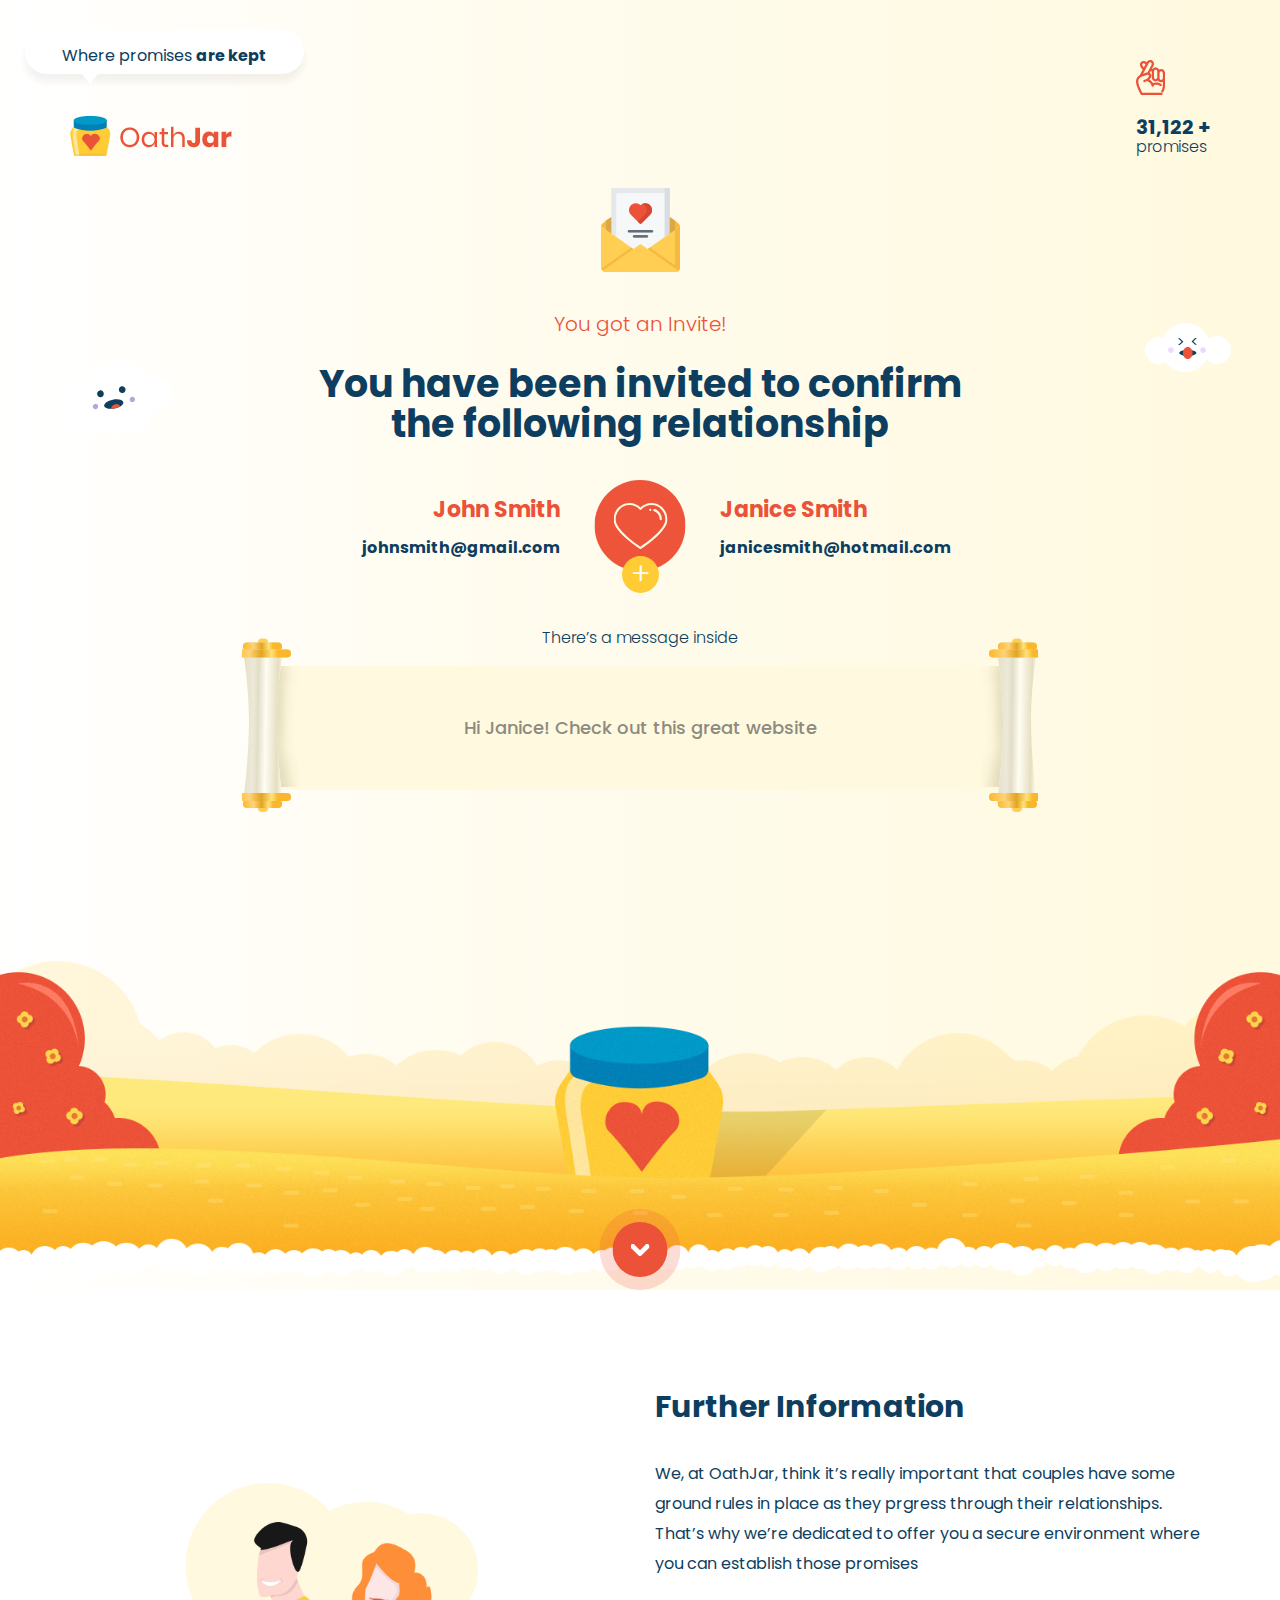
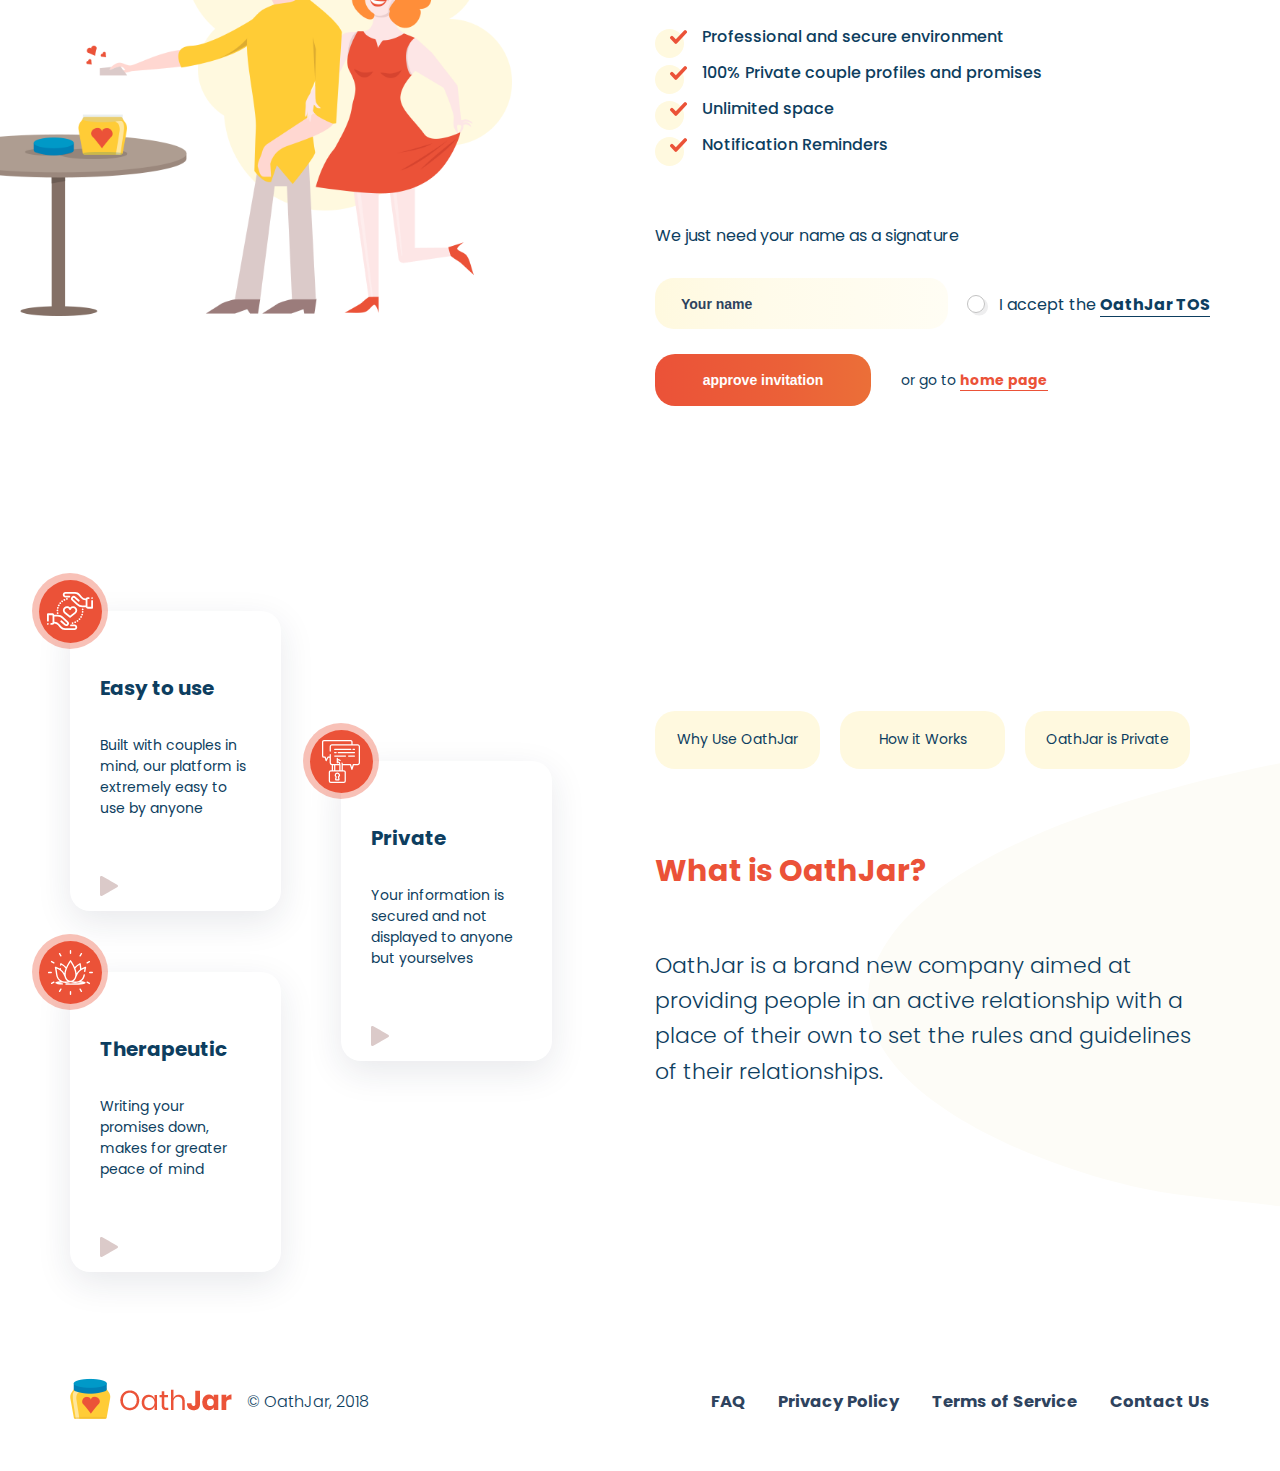
<file: index.html>
<!DOCTYPE html>
<html lang="en">

<head>
    <meta charset="UTF-8">
    <meta name="viewport" content="width=device-width, initial-scale=1.0 shrink-to-fit=no">
    <meta http-equiv="X-UA-Compatible" content="ie=edge">
    <title>OathJar</title>
    <link href="https://fonts.googleapis.com/css?family=Poppins:300,400,500,700&display=swap" rel="stylesheet">
    <link rel="stylesheet" href="css/style.css">
</head>

<body>
    <header class="header">
        <div class="container">
            <div class="header-block">
                <div class="cloud">
                    Where promises <b>are kept</b>
                </div>
                <div class="cloud-smile1"></div>
                <div class="cloud-smile2"></div>
                <div class="logo">
                    <img src="img/logo.png" alt="logo">
                </div>
                <div class="promises-counter">
                    <div class="promises-counter__img">
                        <img src="img/icons/promise-icon.svg" alt="UPs">
                    </div>
                    <div class="promises-counter__value">31,122 +</div>
                    <p class="promises-counter__desc">promises</p>
                </div>
            </div>
            <div class="header-main">
                <img class="header-main__icon" src="img/icons/header-mail-img.png" alt="">
                <p class="header-main__icon_text">You got an Invite!</p>
                <h1 class="header-main__title">You have been invited to confirm the following relationship</h1>
                <div class="header-names">
                    <div class="header-names__man">
                        <p class="header-names__name">John Smith</p>
                        <p class="header-names__email">johnsmith@gmail.com</p>
                    </div>
                    <div class="header-names__button"></div>
                    <div class="header-names__woman">
                        <p class="header-names__name">Janice Smith</p>
                        <p class="header-names__email">janicesmith@hotmail.com</p>
                    </div>
                </div>
            </div>
            <div class="scroll">
                <p class="scroll__desc">There’s a message inside</p>
                <div class="scroll-bg">
                    <h2 class="scroll__title">Hi Janice! Check out this great website</h2>
                </div>
            </div>
            <div class="link-circle">
                <div class="link-circle__inner"></div>
            </div>
        </div>
    </header>
    <section class="further-information">
        <div class="container">
            <div class="further-content">
                <h3 class="title-2">Further Information</h3>
                <p class="further-content__text">We, at OathJar, think it’s really important that couples have some
                    ground rules in place as they prgress through their relationships. That’s why we’re dedicated to
                    offer you a secure environment where you can establish those promises</p>
                <ul class="further-content__list">
                    <li>Professional and secure environment</li>
                    <li>100% Private couple profiles and promises</li>
                    <li>Unlimited space</li>
                    <li>Notification Reminders</li>
                </ul>
                <p class="further-content__signature">We just need your name as a signature</p>
                <form class="form" action="">
                    <input class="form-name" type="text" placeholder="Your name">
                    <label class="form-label" for="For_checkbox">
                        <input class="form-checkbox" type="checkbox" id="For_checkbox">
                        <span class="checkbox-fake"></span>
                        <p class="form-checkbox_border">I accept the <a href="">OathJar TOS</a></p>
                    </label>
                    <input class="form-btn" type="submit" value="approve invitation">
                    <p class="form-notice">or go to <a class="form-notice__link" href="">home page</a></p>
                </form>
            </div>
            <div class="further-content__img">
                <img src="img/illustrations/illustration.png" alt="">
            </div>
        </div>
    </section>
    <section class="about">
        <div class="container">
            <div class="about-block">
                <div class="about-cards">
                    <!-- 1 column -->
                    <div class="about-cards_column1">
                        <!-- 1 card -->
                        <div class="about-card">
                            <div class="card_circle">
                                <div class="card_circle_inner">
                                    <svg xmlns="http://www.w3.org/2000/svg" xmlns:xlink="http://www.w3.org/1999/xlink"
                                        width="46" height="38" viewBox='0 0 46 38'>
                                        <defs>
                                            <path id="a"
                                                d="M245.224 2088.291c0 1.493-1.243 2.709-2.772 2.709h-9.384a6.574 6.574 0 01-5.02-2.3l-2.244-2.636a4.765 4.765 0 00-3.612-1.666 2.23 2.23 0 01-2.065 1.363h-.933a.888.888 0 01-.898-.878c0-.484.402-.877.898-.877h.933c.237 0 .43-.189.43-.42v-7.036a.426.426 0 00-.43-.42h-3.33v5.54a.888.888 0 01-.899.878.888.888 0 01-.898-.877v-6.42c0-.484.402-.877.898-.877h4.229c.922 0 1.714.55 2.052 1.332h3.482c2.1 0 4.087.784 5.597 2.209l4.844 4.567a2.59 2.59 0 01.108 3.66 2.703 2.703 0 01-1.97.84 2.704 2.704 0 01-1.81-.686l-3.802-3.406a.864.864 0 01-.055-1.24.913.913 0 011.269-.054l3.802 3.406a.899.899 0 001.245-.051.853.853 0 00-.035-1.205l-4.843-4.568a6.309 6.309 0 00-4.35-1.717h-3.307v5.185a6.568 6.568 0 014.831 2.296l2.244 2.635a4.765 4.765 0 003.64 1.667h9.383a.966.966 0 00.976-.953.966.966 0 00-.976-.953h-3.486a.888.888 0 01-.898-.878c0-.485.402-.878.898-.878h3.486c1.529 0 2.772 1.215 2.772 2.71zM261 2061.986v6.762a.888.888 0 01-.898.878h-4.23a2.23 2.23 0 01-2.051-1.332h-3.483a8.12 8.12 0 01-5.597-2.209l-4.843-4.568a2.59 2.59 0 01-.108-3.66 2.73 2.73 0 013.78-.153l3.802 3.405c.366.328.39.883.055 1.24a.913.913 0 01-1.27.055l-3.802-3.406a.899.899 0 00-1.245.05.853.853 0 00.036 1.206l4.843 4.568a6.31 6.31 0 004.35 1.716h3.307v-5.185a6.567 6.567 0 01-4.832-2.295l-2.244-2.636a4.765 4.765 0 00-3.639-1.667h-9.383a.966.966 0 00-.976.953c0 .526.438.954.976.954h3.837c.496 0 .898.393.898.878a.888.888 0 01-.898.877h-3.837c-1.529 0-2.772-1.215-2.772-2.708 0-1.494 1.243-2.71 2.772-2.71h9.383c1.946 0 3.776.84 5.02 2.3l2.245 2.636a4.764 4.764 0 003.612 1.667 2.23 2.23 0 012.065-1.364h.867c.496 0 .898.394.898.878a.888.888 0 01-.898.878h-.867a.426.426 0 00-.43.42v7.036c0 .232.193.42.43.42h3.33v-5.884c0-.485.402-.878.898-.878.497 0 .899.393.899.878zm-17.446 22.03l-.019.008a.913.913 0 01-.358.074.9.9 0 01-.824-.528.87.87 0 01.465-1.155.906.906 0 011.187.439.871.871 0 01-.45 1.162zm2.499-1.417l-.011.009a.908.908 0 01-.53.17.904.904 0 01-.726-.36.865.865 0 01.194-1.227.916.916 0 011.258.185.861.861 0 01-.185 1.223zm-5.251 2.28l-.027.006a.893.893 0 01-1.051-.697.879.879 0 01.708-1.026.899.899 0 011.061.677.877.877 0 01-.691 1.04zm7.38-4.174a.905.905 0 01-.675.298.907.907 0 01-.587-.213.864.864 0 01-.074-1.259.913.913 0 011.269-.064.864.864 0 01.066 1.238zm-.56-.49l-.11-.096.1.088zm3.379-4.413l-.004.012a.896.896 0 01-1.123.58.874.874 0 01-.594-1.096.904.904 0 011.121-.588c.475.14.744.628.6 1.092zm-.175-4.603a.893.893 0 01-1.04-.698.879.879 0 01.697-1.034.898.898 0 011.069.713.88.88 0 01-.726 1.019zm.718 1.832a.89.89 0 01-.949.813.885.885 0 01-.84-.962.894.894 0 01.973-.798.884.884 0 01.816.947zm-1.684 5.373l-.781-.433.78.434a.895.895 0 01-.785.457.916.916 0 01-.43-.107.871.871 0 01-.36-1.194l.013-.022a.91.91 0 011.225-.331.867.867 0 01.338 1.196zm-17.033-16.735a.916.916 0 01-1.21-.391.865.865 0 01.399-1.176l.008-.004a.908.908 0 011.205.393.868.868 0 01-.402 1.178zm2.34-.85a.894.894 0 01-1.092-.631.878.878 0 01.647-1.07l.02-.005a.9.9 0 011.086.646.877.877 0 01-.662 1.06zm-4.448 2.17l-.012.01a.909.909 0 01-.559.19.905.905 0 01-.703-.33.864.864 0 01.143-1.234l.56.687-.557-.689a.914.914 0 011.262.134.863.863 0 01-.134 1.232zm-4.022 6.08a.896.896 0 01-1.084.64.876.876 0 01-.661-1.059l.009-.032a.9.9 0 011.103-.616.876.876 0 01.633 1.067zm-.36 2.428a.89.89 0 01-.898.846h-.027a.887.887 0 01-.87-.936.891.891 0 01.95-.826.886.886 0 01.845.916zm1.24-4.717a.912.912 0 01-1.2.396.868.868 0 01-.41-1.175l.014-.028a.909.909 0 011.213-.37.868.868 0 01.383 1.177zm1.362-2.059a.906.906 0 01-.702.33.907.907 0 01-.558-.19.864.864 0 01-.146-1.233l.018-.022a.913.913 0 011.266-.115c.38.308.433.858.122 1.23zm-3.158 10.236a.888.888 0 01-1.042-.705l-.001-.009a.88.88 0 01.726-1.019.897.897 0 011.042.71.883.883 0 01-.725 1.023zm19.475-3.61a4 4 0 01-1.226 2.885.897.897 0 01-.074.065l-5.337 4.154a.91.91 0 01-1.117.001l-5.12-3.96-.017-.014a4.03 4.03 0 01-1.502-3.132c0-2.247 1.872-4.076 4.172-4.076 1.17 0 2.253.471 3.025 1.266a4.207 4.207 0 013.024-1.266c2.3 0 4.172 1.829 4.172 4.076zm-1.797 0c0-1.28-1.065-2.321-2.375-2.321a2.37 2.37 0 00-2.194 1.433.899.899 0 01-.83.542.899.899 0 01-.83-.542 2.37 2.37 0 00-2.195-1.433c-1.31 0-2.375 1.041-2.375 2.32 0 .687.309 1.334.847 1.777l4.551 3.52 4.736-3.686c.43-.434.665-1.005.665-1.61zm-27.56 12.662c.494 0 .894.391.894.875 0 .482-.4.874-.895.874a.885.885 0 01-.895-.874c0-.484.4-.875.895-.875zm44.202-25.767c.495 0 .896.391.896.874s-.401.875-.896.875a.885.885 0 01-.895-.875c0-.483.4-.874.895-.874z" />
                                        </defs>
                                        <use class="use" fill="#fff" class="use" xlink:href="#a"
                                            transform="translate(-215 -2053)" />
                                    </svg>
                                </div>
                            </div>
                            <h4 class="about-card__title">Easy to use</h4>
                            <p class="about-card__desc">Built with couples in mind, our platform is extremely easy to
                                use by
                                anyone</p>
                            <div class="about-card__link">
                                <a href="">
                                    <span class="about-card__link__text">learn more</span>
                                    <svg xmlns="http://www.w3.org/2000/svg" xmlns:xlink="http://www.w3.org/1999/xlink"
                                        width="18" height="20" viewBox="0 0 18 20">
                                        <defs>
                                            <path id="per3a"
                                                d="M278.141 2314.776l-5.209-3.018c-1.162-.676-3.063-1.777-4.228-2.45l-5.4-3.018c-1.162-.676-2.304-.134-2.304 1.205v17.011c0 1.334 1.142 1.879 2.305 1.206l5.304-3.018c1.165-.673 3.115-1.774 4.277-2.45l5.234-3.018c1.16-.676 1.181-1.777.021-2.45z" />
                                        </defs>
                                        <g>
                                            <g transform="translate(-261 -2306)">
                                                <use class="icon__read-more_moz" fill="#dbcac9" xlink:href="#per3a" />
                                            </g>
                                        </g>
                                    </svg>
                                </a>
                            </div>
                        </div>
                        <!-- 3 card -->
                        <div class="about-card">
                            <div class="card_circle">
                                <div class="card_circle_inner">
                                    <svg xmlns="http://www.w3.org/2000/svg" xmlns:xlink="http://www.w3.org/1999/xlink"
                                        width="45" height="45" viewBox="0 0 45 45">
                                        <defs>
                                            <path id="t0ffa"
                                                d="M251.035 2430.215c.174-1.041.358-2.022.498-2.743-.862.342-2.13.937-3.408 1.864-1.848 1.338-3.19 2.972-3.993 4.856-.223.523-.465 1.03-.72 1.507-.402 1.66-1.29 3.59-3.228 4.703 1.908.303 3.605.23 5.067-.217 4.26-1.302 5.132-5.25 5.298-6.429a.69.69 0 0 1 1.364.192c-.309 2.198-1.484 4.77-3.841 6.393.846.077 1.583.163 2.182.256 1.289.2 2.356.434 2.356 1.271 0 .814-1.056 1.027-1.686 1.154-.752.152-1.818.287-3.169.402-2.743.234-6.385.363-10.255.363-1.527 0-3.047-.021-4.518-.062a.689.689 0 1 1 .039-1.377c1.457.04 2.964.061 4.479.061 5.452 0 9.591-.253 11.906-.54-.912-.116-2.174-.233-3.877-.331-.968.282-2.016.424-3.139.424-1.373 0-2.858-.212-4.443-.633h-.896c-1.585.42-3.07.633-4.443.633-1.123 0-2.17-.142-3.137-.424-1.704.098-2.967.215-3.878.33.857.11 2.07.226 3.775.326a.689.689 0 1 1-.08 1.375c-1.91-.112-3.503-.264-4.608-.44-1.253-.198-2.29-.43-2.29-1.26 0-.838 1.066-1.072 2.355-1.272a35.39 35.39 0 0 1 2.168-.254c-2.48-1.695-3.634-4.422-3.87-6.748-.292-2.887-1.155-6.983-1.164-7.024a.69.69 0 0 1 .85-.809c.085.023 1.838.494 3.89 1.75a.689.689 0 0 1 1.364.156c-.011.258-.017.514-.018.764 1.42 1.078 2.561 2.326 3.405 3.727.153-1.434.566-3.016 1.235-4.734-1.199-1.528-2.59-2.748-4.146-3.639l-.063.33a.689.689 0 0 1-1.354-.25c.144-.78.267-1.262.273-1.282a.689.689 0 0 1 .968-.449c1.851.9 3.504 2.195 4.926 3.856.185-.41.383-.827.595-1.25 1.485-2.974 3.073-5.154 3.14-5.246a.689.689 0 0 1 1.112 0c.15.204 2.16 2.98 3.738 6.491 1.422-1.658 3.073-2.952 4.923-3.85a.689.689 0 0 1 .968.448c.027.106.582 2.294.704 4.923 2.048-1.252 3.797-1.722 3.882-1.745a.689.689 0 0 1 .85.81 101.96 101.96 0 0 0-.726 3.87.69.69 0 0 1-1.36-.227zm-16.22 10.186c-1.938-1.112-2.825-3.04-3.227-4.7a19.25 19.25 0 0 1-.72-1.51c-.803-1.883-2.146-3.517-3.994-4.855a15.854 15.854 0 0 0-3.407-1.865c.284 1.454.743 3.969.947 5.985.258 2.544 1.795 5.647 5.334 6.729 1.462.447 3.16.519 5.067.216zm2.685-19.283c-1.507 2.27-5.502 8.836-4.718 13.55.364 2.187 1.28 3.715 2.723 4.541 1.018.583 1.942.592 1.981.593h.031c.208 0 3.86-.076 4.701-5.134.783-4.714-3.211-11.28-4.718-13.55zm9.534 7.314c-.007-1.868-.294-3.638-.494-4.646-1.555.89-2.945 2.11-4.144 3.636.595 1.54 1.062 3.164 1.23 4.741.845-1.403 1.986-2.652 3.408-3.731zm-8.845-18.743v2.57a.689.689 0 1 1-1.378 0v-2.57a.689.689 0 0 1 1.378 0zm0 41.05v2.572a.689.689 0 0 1-1.378 0v-2.571a.689.689 0 1 1 1.378 0zm-9.965-35.305a.687.687 0 0 1-.94-.252l-1.286-2.227a.688.688 0 1 1 1.193-.689l1.285 2.227c.19.33.078.75-.252.941zm20.526 35.551a.686.686 0 0 1-.941-.252l-1.286-2.226a.689.689 0 0 1 1.193-.69l1.286 2.228c.19.33.077.75-.252.94zm-27.316-28.76a.688.688 0 0 1-.941.251l-2.227-1.285a.689.689 0 1 1 .69-1.193l2.226 1.285c.33.19.442.612.252.941zm35.551 20.525a.689.689 0 0 1-.94.252l-2.227-1.286a.688.688 0 1 1 .689-1.193l2.226 1.286c.33.19.443.611.252.94zm-38.036-11.25c0 .38-.309.689-.69.689h-2.57a.689.689 0 1 1 0-1.378h2.57c.381 0 .69.309.69.689zm41.05 0c0 .38-.307.689-.688.689h-2.571a.689.689 0 1 1 0-1.378h2.571c.38 0 .689.309.689.689zm-38.817 10.216l-2.227 1.286a.69.69 0 0 1-.689-1.193l2.227-1.286a.689.689 0 0 1 .689 1.193zm35.551-20.525l-2.226 1.285a.688.688 0 1 1-.69-1.193l2.227-1.285a.69.69 0 0 1 .69 1.193zm-28.257 27.316l-1.285 2.226a.688.688 0 1 1-1.193-.688l1.285-2.227a.689.689 0 1 1 1.193.689zm20.526-35.552l-1.286 2.227a.689.689 0 0 1-1.193-.689l1.286-2.227a.689.689 0 0 1 1.193.69z" />
                                        </defs>
                                        <g>
                                            <g transform="translate(-215 -2409)">
                                                <use class="use" fill="#fff" xlink:href="#t0ffa" />
                                            </g>
                                        </g>
                                    </svg>
                                </div>
                            </div>
                            <h4 class="about-card__title">Therapeutic</h4>
                            <p class="about-card__desc">Writing your promises down, makes for greater peace of mind</p>
                            <div class="about-card__link">
                                <a href="">
                                    <span class="about-card__link__text">learn more</span>
                                    <svg xmlns="http://www.w3.org/2000/svg" xmlns:xlink="http://www.w3.org/1999/xlink"
                                        width="18" height="20" viewBox="0 0 18 20">
                                        <defs>
                                            <path id="per3a"
                                                d="M278.141 2314.776l-5.209-3.018c-1.162-.676-3.063-1.777-4.228-2.45l-5.4-3.018c-1.162-.676-2.304-.134-2.304 1.205v17.011c0 1.334 1.142 1.879 2.305 1.206l5.304-3.018c1.165-.673 3.115-1.774 4.277-2.45l5.234-3.018c1.16-.676 1.181-1.777.021-2.45z" />
                                        </defs>
                                        <g>
                                            <g transform="translate(-261 -2306)">
                                                <use class="icon__read-more_moz" fill="#dbcac9" xlink:href="#per3a" />
                                            </g>
                                        </g>
                                    </svg>
                                </a>
                            </div>
                        </div>
                    </div>
                    <!-- 2 column -->
                    <div class="about-cards_column2">
                        <!-- 2 card -->
                        <div class="about-card">
                            <div class="card_circle">
                                <div class="card_circle_inner">
                                    <svg xmlns="http://www.w3.org/2000/svg" xmlns:xlink="http://www.w3.org/1999/xlink"
                                        width="38" height="43" viewBox="0 0 38 43">
                                        <defs>
                                            <path id="2z6ba"
                                                d="M534 2207.735v16.056c0 1.312-1.057 2.38-2.356 2.38h-3.808l-1.316 4.385a.626.626 0 0 1-.599.449.626.626 0 0 1-.599-.449l-1.316-4.386h-7.15v4.968h1.016c1.096 0 1.987.898 1.987 2.003v8.856a1.998 1.998 0 0 1-1.987 2.003h-13.127a1.998 1.998 0 0 1-1.988-2.003v-8.856c0-1.105.892-2.003 1.988-2.003h1.016v-4.979a2.374 2.374 0 0 1-2.136-2.368v-4.98h-1.278l-1.634 3.145a.625.625 0 0 1-1.154-.112l-.9-3.034h-.728a1.942 1.942 0 0 1-1.931-1.95v-13.91c0-1.076.866-1.95 1.93-1.95h26.804c1.033 0 1.874.849 1.874 1.893v2.462h5.036c1.299 0 2.356 1.068 2.356 2.38zm-16.128 24.664h-13.127a.74.74 0 0 0-.736.742v8.856c0 .409.33.742.736.742h13.127a.74.74 0 0 0 .736-.742v-8.856a.74.74 0 0 0-.736-.742zm-9.775-1.261v-4.968h-1.085v4.968zm5.172 0v-4.968h-3.921v4.968zm19.48-7.347v-16.056c0-.617-.496-1.12-1.105-1.12H505.98c-.609 0-1.104.503-1.104 1.12v4.287c0 .354-.291.64-.645.63-.343-.01-.607-.311-.607-.657v-4.26c0-1.312 1.057-2.38 2.356-2.38h19.376v-2.462a.628.628 0 0 0-.623-.632H497.93a.685.685 0 0 0-.68.688v13.911c0 .38.305.69.68.69h1.193c.277 0 .52.182.6.45l.593 1.998 1.096-2.11a.625.625 0 0 1 .555-.339h1.657v-1.857c0-.355.291-.641.645-.63.343.01.607.311.607.656v8.073c0 .616.495 1.118 1.104 1.118h7.209a1.977 1.977 0 0 0-1.256-1.318v.275c0 .355-.29.64-.645.63-.342-.01-.606-.311-.606-.657v-4.345c0-.354.29-.64.645-.63.342.01.606.312.606.657v.388a5.489 5.489 0 0 1 2.58.996.612.612 0 0 1 .14.835.604.604 0 0 1-.875.184 4.249 4.249 0 0 0-1.845-.744v1.109a3.236 3.236 0 0 1 2.586 3.174v5.675h1.085v-5.675c0-.424-.061-.834-.175-1.222-.101-.344.11-.7.456-.781l.016-.004a.61.61 0 0 1 .726.421c.098.333.166.677.2 1.032h7.643c.276 0 .519.183.599.448l.851 2.838.851-2.838a.627.627 0 0 1 .6-.448h4.272c.609 0 1.104-.502 1.104-1.118zm-7.3-13.46c0 .348-.28.63-.626.63H508.64a.628.628 0 0 1-.626-.63c0-.348.28-.63.626-.63h16.184c.346 0 .626.282.626.63zm3.67 0c0 .348-.28.63-.625.63h-1.502a.628.628 0 0 1-.626-.63c0-.348.28-.63.626-.63h1.502c.345 0 .625.282.625.63zm0 3.279c0 .348-.28.63-.625.63h-16.185a.628.628 0 0 1-.625-.63c0-.349.28-.63.625-.63h16.185c.345 0 .625.281.625.63zm-18.353 0c0 .348-.28.63-.626.63h-1.501a.628.628 0 0 1-.626-.63c0-.349.28-.63.626-.63h1.501c.346 0 .626.281.626.63zm9.385 3.446c0 .349-.28.63-.625.63h-10.804a.628.628 0 0 1-.625-.63c0-.348.28-.63.625-.63h10.804c.345 0 .625.282.625.63zm8.927 0c0 .349-.28.63-.626.63h-5.84a.628.628 0 0 1-.625-.63c0-.348.28-.63.625-.63h5.84c.346 0 .626.282.626.63zm-15.539 23.017c.073.378-.024.766-.267 1.063a1.268 1.268 0 0 1-.984.468h-1.959c-.382 0-.74-.17-.984-.468a1.288 1.288 0 0 1-.267-1.063l.38-1.97a2.674 2.674 0 0 1-.76-2.19 2.648 2.648 0 0 1 2.314-2.321 2.63 2.63 0 0 1 2.049.658 2.661 2.661 0 0 1 .097 3.854zm-1.43-2.722a1.395 1.395 0 0 0 .117-2.16 1.354 1.354 0 0 0-1.077-.345c-.628.07-1.135.579-1.208 1.21-.058.513.153.997.566 1.295.2.144.297.391.25.633l-.451 2.33c-.001.005-.002.011.005.02.007.009.014.009.018.009h1.958c.005 0 .012 0 .019-.009a.02.02 0 0 0 .005-.02l-.451-2.33a.633.633 0 0 1 .25-.633z" />
                                        </defs>
                                        <g>
                                            <g transform="translate(-496 -2201)">
                                                <use class="use" fill="#fff" xlink:href="#2z6ba" />
                                            </g>
                                        </g>
                                    </svg>
                                </div>
                            </div>
                            <h4 class="about-card__title">Private</h4>
                            <p class="about-card__desc">Your information is secured and not displayed to anyone but
                                yourselves</p>
                            <div class="about-card__link">
                                <a href="">
                                    <span class="about-card__link__text">learn more</span>
                                    <svg xmlns="http://www.w3.org/2000/svg" xmlns:xlink="http://www.w3.org/1999/xlink"
                                        width="18" height="20" viewBox="0 0 18 20">
                                        <defs>
                                            <path id="per3a"
                                                d="M278.141 2314.776l-5.209-3.018c-1.162-.676-3.063-1.777-4.228-2.45l-5.4-3.018c-1.162-.676-2.304-.134-2.304 1.205v17.011c0 1.334 1.142 1.879 2.305 1.206l5.304-3.018c1.165-.673 3.115-1.774 4.277-2.45l5.234-3.018c1.16-.676 1.181-1.777.021-2.45z" />
                                        </defs>
                                        <g>
                                            <g transform="translate(-261 -2306)">
                                                <use class="icon__read-more_moz" fill="#dbcac9" xlink:href="#per3a" />
                                            </g>
                                        </g>
                                    </svg>
                                </a>
                            </div>
                        </div>
                    </div>
                </div>
                <div class="about-slider">
                    <div class="about-toggle_wraper">
                        <a class="about__toggle" href="#about__toggle1">Why Use OathJar</a>
                        <a class="about__toggle" href="#about__toggle2">How it Works</a>
                        <a class="about__toggle" href="#about__toggle3">OathJar is Private</a>
                    </div>
                    <div class="about-slider-box-wrapper">
                        <div id="about__toggle1" class="about-slider-box">
                            <h3 class="about-slider__title">What is OathJar?</h3>
                            <p class="about-slider__desc">OathJar is a brand new company aimed at providing people in an
                                active
                                relationship with a place of their own to set the rules and guidelines of their
                                relationships.
                            </p>
                        </div>
                        <div id="about__toggle2" class="about-slider-box">
                            <h3 class="about-slider__title">How it Works</h3>
                            <p class="about-slider__desc">OathJar is a brand new company aimed at providing people in an
                                active
                                relationship with a place of their own to set the rules and guidelines of their
                                relationships.
                            </p>
                        </div>
                        <div id="about__toggle3" class="about-slider-box">
                            <h3 class="about-slider__title">OathJar is Private</h3>
                            <p class="about-slider__desc">OathJar is a brand new company aimed at providing people in an
                                active
                                relationship with a place of their own to set the rules and guidelines of their
                                relationships.
                            </p>
                        </div>
                    </div>
                </div>
            </div>
        </div>
    </section>
    <footer class="footer">
        <div class="container">
            <div class="footer-block">
                <div class="footer__copyright">
                    <div class="footer__copyright__logo">
                        <img src="img/logo.png" alt="logo" class="footer__logo">
                    </div>
                    <div class="footer__copy">
                        © OathJar, 2018
                    </div>
                </div>
                <div class="footer__navigation">
                    <ul class="footer__navigation__link">
                        <li><a href="">FAQ</a></li>
                        <li><a href="">Privacy Policy</a></li>
                        <li><a href="">Terms of Service</a></li>
                        <li><a href="">Contact Us</a></li>
                    </ul>
                </div>
            </div>
        </div>
    </footer>
        <div class="scrollToTop">
            <div class="scrollToTop__icon"></div>
    </div>
    <script src="https://ajax.googleapis.com/ajax/libs/jquery/3.4.1/jquery.min.js"></script>
    <script src="js/js.js"></script>
</body>
</html>
</file>
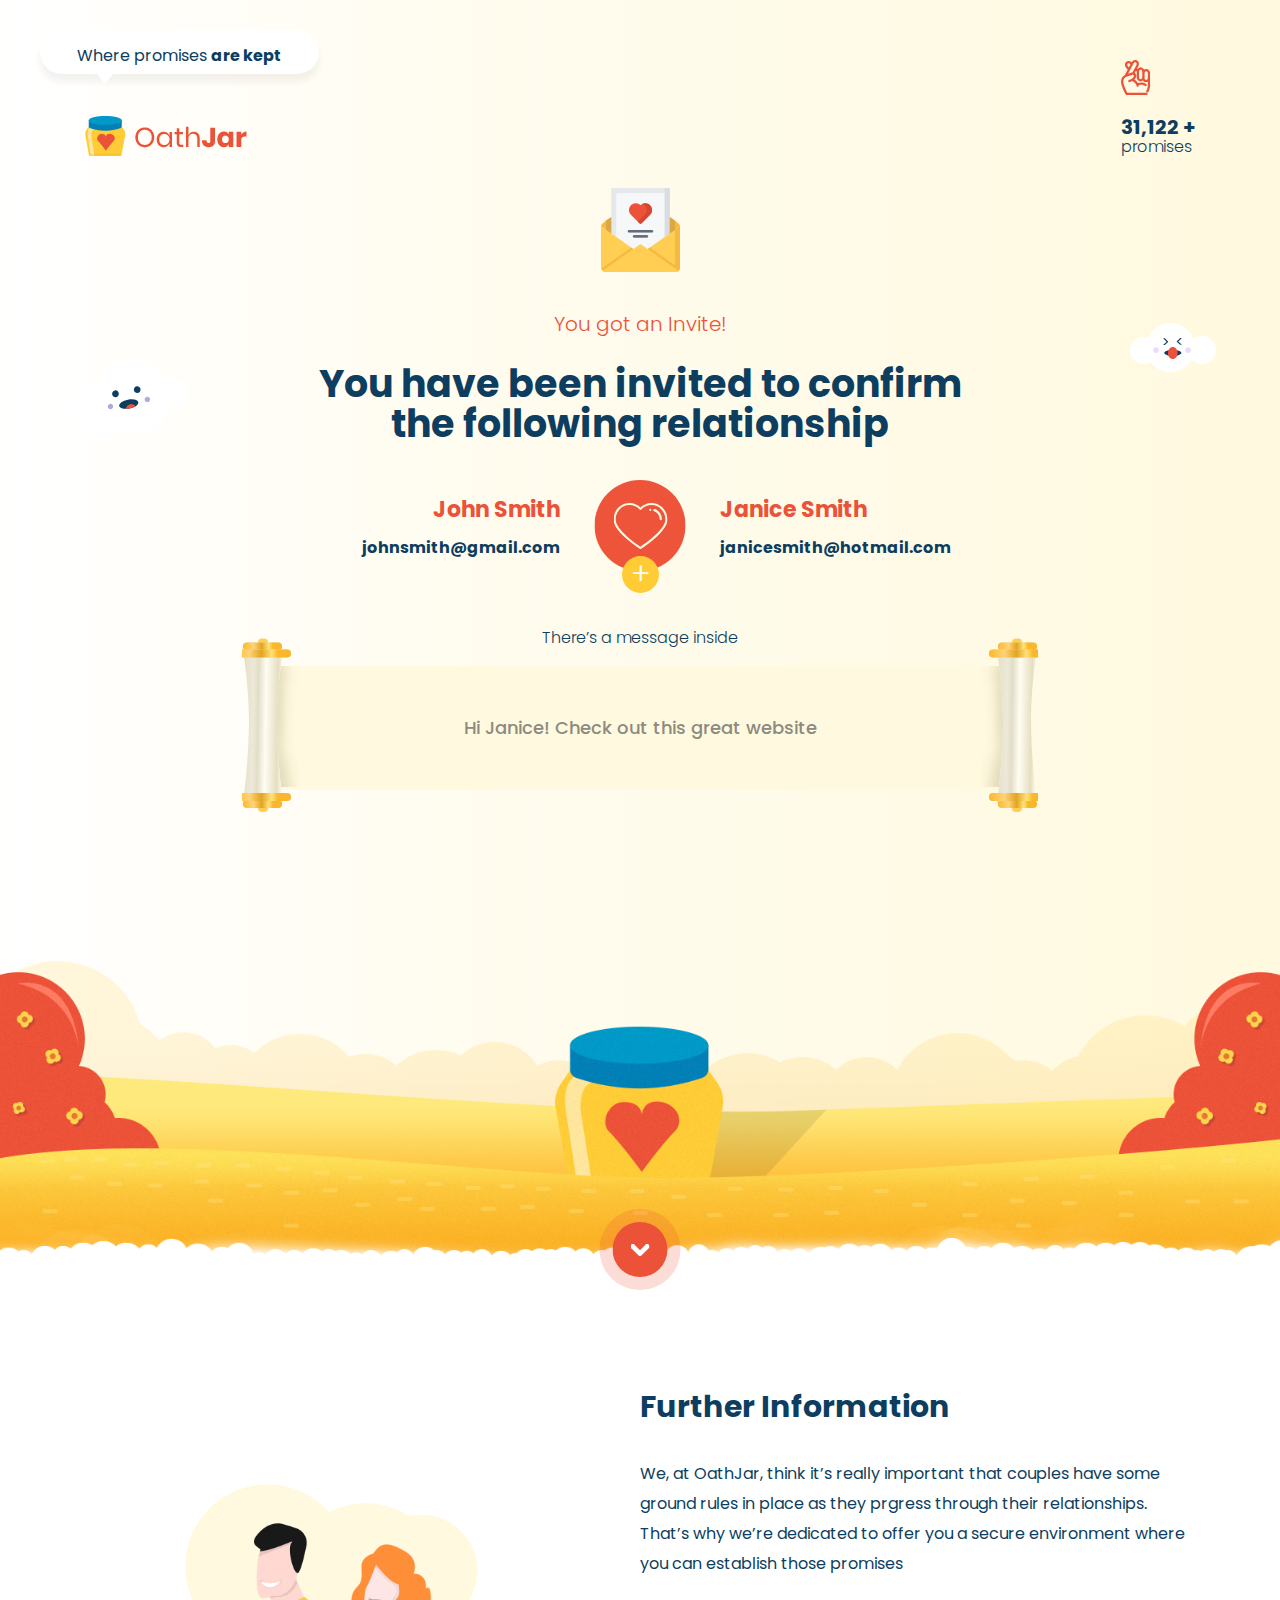
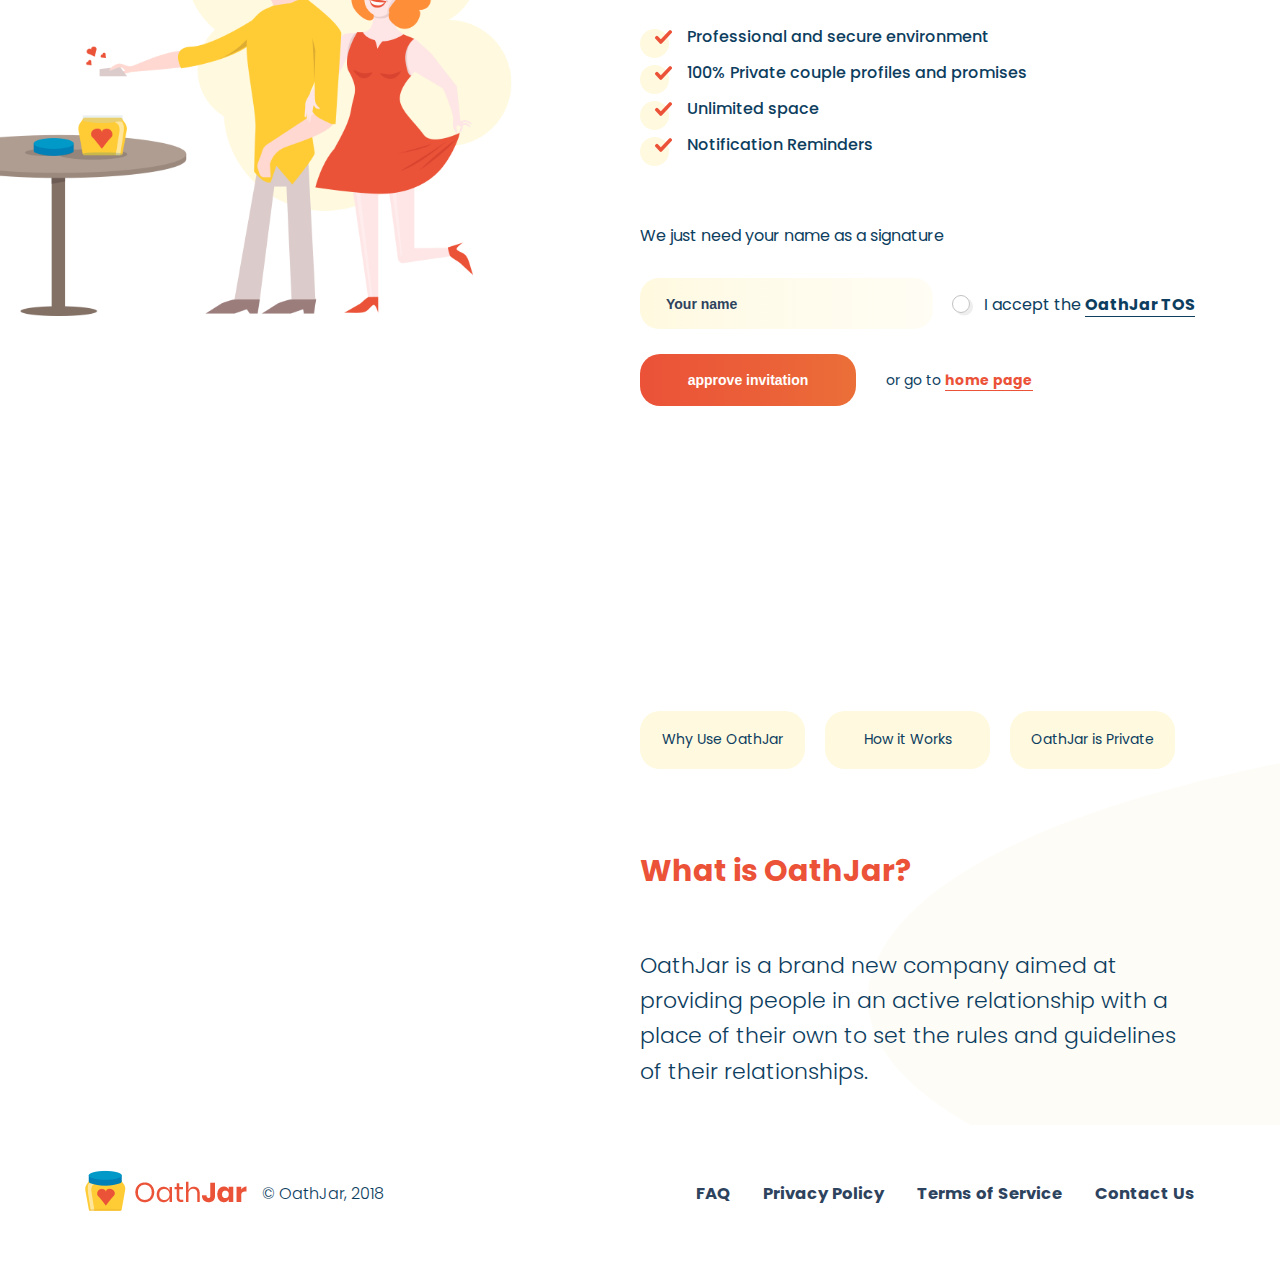
<file: docs/index.html>
<!DOCTYPE html>
<html lang="en">
<head>
    <meta charset="UTF-8">
    <meta name="viewport" content="width=device-width, initial-scale=1.0 shrink-to-fit=no">
    <meta http-equiv="X-UA-Compatible" content="ie=edge">
    <title>OathJar</title>
    <link rel="shortcut icon" href="img/favicons/logo-title48.ico" type="image/x-icon">
    <link rel="apple-touch-icon" sizes="57x57" href="img/favicons/logo-title57.png" data-mce-href="img/favicons/logo-title57.png">
    <link rel="apple-touch-icon" sizes="60x60" href="img/favicons/logo-title60.png" data-mce-href="img/favicons/logo-title60.png">
    <link rel="apple-touch-icon" sizes="72x72" href="img/favicons/logo-title72.png" data-mce-href="img/favicons/logo-title72.png">
    <link rel="apple-touch-icon" sizes="76x76" href="img/favicons/logo-title76.png" data-mce-href="img/favicons/logo-title76.png">
    <link rel="apple-touch-icon" sizes="114x114" href="img/favicons/logo-title114.png" data-mce-href="img/favicons/logo-title114.png">
    <link rel="apple-touch-icon" sizes="120x120" href="img/favicons/logo-title120.png" data-mce-href="img/favicons/logo-title120.png">
    <link rel="apple-touch-icon" sizes="144x144" href="img/favicons/logo-title144.png" data-mce-href="img/favicons/logo-title144.png">
    <link rel="apple-touch-icon" sizes="152x152" href="img/favicons/logo-title152.png" data-mce-href="img/favicons/logo-title152.png">
    <link rel="apple-touch-icon" sizes="180x180" href="img/favicons/logo-title180.png" data-mce-href="img/favicons/logo-title180.png">
    <link rel="icon" type="image/png" href="img/favicons/logo-title32.png" sizes="32x32" data-mce-href="img/favicons/logo-title32.png">
    <link rel="icon" type="image/png" href="img/favicons/logo-title192.png" sizes="192x192" data-mce-href="img/favicons/logo-title192.png">
    <link rel="icon" type="image/png" href="img/favicons/logo-title96.png" sizes="96x96" data-mce-href="img/favicons/logo-title96.png">
    <link rel="icon" type="image/png" href="img/favicons/logo-title16.png" sizes="16x16" data-mce-href="img/favicons/logo-title16.png">
    <link href="https://fonts.googleapis.com/css?family=Poppins:300,400,500,700&display=swap" rel="stylesheet">
    <link rel="stylesheet" href="css/style.css">
</head>

<body>
    <header class="header">
        <div class="container">
            <div class="header-block">
                <div class="cloud">
                    Where promises <b>are kept</b>
                </div>
                <div class="cloud-smile1"></div>
                <div class="cloud-smile2"></div>
                <div class="logo">
                    <img src="img/logo.png" alt="logo">
                </div>
                <div class="promises-counter">
                    <div class="promises-counter__img">
                        <img src="img/icons/promise-icon.svg" alt="UPs">
                    </div>
                    <div class="promises-counter__value">31,122 +</div>
                    <p class="promises-counter__desc">promises</p>
                </div>
            </div>
            <div class="header-main">
                <img class="header-main__icon" src="img/icons/header-mail-img.png" alt="">
                <p class="header-main__icon_text">You got an Invite!</p>
                <h1 class="header-main__title">You have been invited to confirm the following relationship</h1>
                <div class="header-names">
                    <div class="header-names__man">
                        <p class="header-names__name">John Smith</p>
                        <p class="header-names__email">johnsmith@gmail.com</p>
                    </div>
                    <div class="header-names__button"></div>
                    <div class="header-names__woman">
                        <p class="header-names__name">Janice Smith</p>
                        <p class="header-names__email">janicesmith@hotmail.com</p>
                    </div>
                </div>
            </div>
            <div class="scroll">
                <p class="scroll__desc">There’s a message inside</p>
                <div class="scroll-bg">
                    <h2 class="scroll__title">Hi Janice! Check out this great website</h2>
                </div>
            </div>
            <div class="link-circle">
                <div class="link-circle__inner"></div>
            </div>
        </div>
    </header>
    <section class="further-information">
        <div class="container">
            <div class="further-content">
                <h3 class="title-2">Further Information</h3>
                <p class="further-content__text">We, at OathJar, think it’s really important that couples have some
                    ground rules in place as they prgress through their relationships. That’s why we’re dedicated to
                    offer you a secure environment where you can establish those promises</p>
                <ul class="further-content__list">
                    <li>Professional and secure environment</li>
                    <li>100% Private couple profiles and promises</li>
                    <li>Unlimited space</li>
                    <li>Notification Reminders</li>
                </ul>
                <p class="further-content__signature">We just need your name as a signature</p>
                <form class="form" action="">
                    <input class="form-name" type="text" placeholder="Your name">
                    <label class="form-label" for="For_checkbox">
                        <input class="form-checkbox" type="checkbox" id="For_checkbox">
                        <span class="checkbox-fake"></span>
                        <p class="form-checkbox_border">I accept the <a href="">OathJar TOS</a></p>
                    </label>
                    <input class="form-btn" type="submit" value="approve invitation">
                    <p class="form-notice">or go to <a class="form-notice__link" href="">home page</a></p>
                </form>
            </div>
            <div class="further-content__img">
                <img src="img/illustrations/illustration.png" alt="">
            </div>
        </div>
    </section>
    <section class="about">
        <div class="container">
            <div class="about-block">
                <div class="wrapper-cards">
                    <div class="about-cards animated" id="about-cards">
                        <!-- 1 column -->
                        <div class="about-cards_column1">
                            <!-- 1 card -->
                            <div class="about-card">
                                <div class="card_circle">
                                    <div class="card_circle_inner">
                                        <svg xmlns="http://www.w3.org/2000/svg" xmlns:xlink="http://www.w3.org/1999/xlink"
                                            width="46" height="38" viewBox='0 0 46 38'>
                                            <defs>
                                                <path id="a"
                                                    d="M245.224 2088.291c0 1.493-1.243 2.709-2.772 2.709h-9.384a6.574 6.574 0 01-5.02-2.3l-2.244-2.636a4.765 4.765 0 00-3.612-1.666 2.23 2.23 0 01-2.065 1.363h-.933a.888.888 0 01-.898-.878c0-.484.402-.877.898-.877h.933c.237 0 .43-.189.43-.42v-7.036a.426.426 0 00-.43-.42h-3.33v5.54a.888.888 0 01-.899.878.888.888 0 01-.898-.877v-6.42c0-.484.402-.877.898-.877h4.229c.922 0 1.714.55 2.052 1.332h3.482c2.1 0 4.087.784 5.597 2.209l4.844 4.567a2.59 2.59 0 01.108 3.66 2.703 2.703 0 01-1.97.84 2.704 2.704 0 01-1.81-.686l-3.802-3.406a.864.864 0 01-.055-1.24.913.913 0 011.269-.054l3.802 3.406a.899.899 0 001.245-.051.853.853 0 00-.035-1.205l-4.843-4.568a6.309 6.309 0 00-4.35-1.717h-3.307v5.185a6.568 6.568 0 014.831 2.296l2.244 2.635a4.765 4.765 0 003.64 1.667h9.383a.966.966 0 00.976-.953.966.966 0 00-.976-.953h-3.486a.888.888 0 01-.898-.878c0-.485.402-.878.898-.878h3.486c1.529 0 2.772 1.215 2.772 2.71zM261 2061.986v6.762a.888.888 0 01-.898.878h-4.23a2.23 2.23 0 01-2.051-1.332h-3.483a8.12 8.12 0 01-5.597-2.209l-4.843-4.568a2.59 2.59 0 01-.108-3.66 2.73 2.73 0 013.78-.153l3.802 3.405c.366.328.39.883.055 1.24a.913.913 0 01-1.27.055l-3.802-3.406a.899.899 0 00-1.245.05.853.853 0 00.036 1.206l4.843 4.568a6.31 6.31 0 004.35 1.716h3.307v-5.185a6.567 6.567 0 01-4.832-2.295l-2.244-2.636a4.765 4.765 0 00-3.639-1.667h-9.383a.966.966 0 00-.976.953c0 .526.438.954.976.954h3.837c.496 0 .898.393.898.878a.888.888 0 01-.898.877h-3.837c-1.529 0-2.772-1.215-2.772-2.708 0-1.494 1.243-2.71 2.772-2.71h9.383c1.946 0 3.776.84 5.02 2.3l2.245 2.636a4.764 4.764 0 003.612 1.667 2.23 2.23 0 012.065-1.364h.867c.496 0 .898.394.898.878a.888.888 0 01-.898.878h-.867a.426.426 0 00-.43.42v7.036c0 .232.193.42.43.42h3.33v-5.884c0-.485.402-.878.898-.878.497 0 .899.393.899.878zm-17.446 22.03l-.019.008a.913.913 0 01-.358.074.9.9 0 01-.824-.528.87.87 0 01.465-1.155.906.906 0 011.187.439.871.871 0 01-.45 1.162zm2.499-1.417l-.011.009a.908.908 0 01-.53.17.904.904 0 01-.726-.36.865.865 0 01.194-1.227.916.916 0 011.258.185.861.861 0 01-.185 1.223zm-5.251 2.28l-.027.006a.893.893 0 01-1.051-.697.879.879 0 01.708-1.026.899.899 0 011.061.677.877.877 0 01-.691 1.04zm7.38-4.174a.905.905 0 01-.675.298.907.907 0 01-.587-.213.864.864 0 01-.074-1.259.913.913 0 011.269-.064.864.864 0 01.066 1.238zm-.56-.49l-.11-.096.1.088zm3.379-4.413l-.004.012a.896.896 0 01-1.123.58.874.874 0 01-.594-1.096.904.904 0 011.121-.588c.475.14.744.628.6 1.092zm-.175-4.603a.893.893 0 01-1.04-.698.879.879 0 01.697-1.034.898.898 0 011.069.713.88.88 0 01-.726 1.019zm.718 1.832a.89.89 0 01-.949.813.885.885 0 01-.84-.962.894.894 0 01.973-.798.884.884 0 01.816.947zm-1.684 5.373l-.781-.433.78.434a.895.895 0 01-.785.457.916.916 0 01-.43-.107.871.871 0 01-.36-1.194l.013-.022a.91.91 0 011.225-.331.867.867 0 01.338 1.196zm-17.033-16.735a.916.916 0 01-1.21-.391.865.865 0 01.399-1.176l.008-.004a.908.908 0 011.205.393.868.868 0 01-.402 1.178zm2.34-.85a.894.894 0 01-1.092-.631.878.878 0 01.647-1.07l.02-.005a.9.9 0 011.086.646.877.877 0 01-.662 1.06zm-4.448 2.17l-.012.01a.909.909 0 01-.559.19.905.905 0 01-.703-.33.864.864 0 01.143-1.234l.56.687-.557-.689a.914.914 0 011.262.134.863.863 0 01-.134 1.232zm-4.022 6.08a.896.896 0 01-1.084.64.876.876 0 01-.661-1.059l.009-.032a.9.9 0 011.103-.616.876.876 0 01.633 1.067zm-.36 2.428a.89.89 0 01-.898.846h-.027a.887.887 0 01-.87-.936.891.891 0 01.95-.826.886.886 0 01.845.916zm1.24-4.717a.912.912 0 01-1.2.396.868.868 0 01-.41-1.175l.014-.028a.909.909 0 011.213-.37.868.868 0 01.383 1.177zm1.362-2.059a.906.906 0 01-.702.33.907.907 0 01-.558-.19.864.864 0 01-.146-1.233l.018-.022a.913.913 0 011.266-.115c.38.308.433.858.122 1.23zm-3.158 10.236a.888.888 0 01-1.042-.705l-.001-.009a.88.88 0 01.726-1.019.897.897 0 011.042.71.883.883 0 01-.725 1.023zm19.475-3.61a4 4 0 01-1.226 2.885.897.897 0 01-.074.065l-5.337 4.154a.91.91 0 01-1.117.001l-5.12-3.96-.017-.014a4.03 4.03 0 01-1.502-3.132c0-2.247 1.872-4.076 4.172-4.076 1.17 0 2.253.471 3.025 1.266a4.207 4.207 0 013.024-1.266c2.3 0 4.172 1.829 4.172 4.076zm-1.797 0c0-1.28-1.065-2.321-2.375-2.321a2.37 2.37 0 00-2.194 1.433.899.899 0 01-.83.542.899.899 0 01-.83-.542 2.37 2.37 0 00-2.195-1.433c-1.31 0-2.375 1.041-2.375 2.32 0 .687.309 1.334.847 1.777l4.551 3.52 4.736-3.686c.43-.434.665-1.005.665-1.61zm-27.56 12.662c.494 0 .894.391.894.875 0 .482-.4.874-.895.874a.885.885 0 01-.895-.874c0-.484.4-.875.895-.875zm44.202-25.767c.495 0 .896.391.896.874s-.401.875-.896.875a.885.885 0 01-.895-.875c0-.483.4-.874.895-.874z" />
                                            </defs>
                                            <use class="use" fill="#fff" class="use" xlink:href="#a"
                                                transform="translate(-215 -2053)" />
                                        </svg>
                                    </div>
                                </div>
                                <h4 class="about-card__title">Easy to use</h4>
                                <p class="about-card__desc">Built with couples in mind, our platform is extremely easy to
                                    use by
                                    anyone</p>
                                <div class="about-card__link">
                                    <a href="">
                                        <span class="about-card__link__text">learn more</span>
                                        <svg xmlns="http://www.w3.org/2000/svg" xmlns:xlink="http://www.w3.org/1999/xlink"
                                            width="18" height="20" viewBox="0 0 18 20">
                                            <defs>
                                                <path id="per3a"
                                                    d="M278.141 2314.776l-5.209-3.018c-1.162-.676-3.063-1.777-4.228-2.45l-5.4-3.018c-1.162-.676-2.304-.134-2.304 1.205v17.011c0 1.334 1.142 1.879 2.305 1.206l5.304-3.018c1.165-.673 3.115-1.774 4.277-2.45l5.234-3.018c1.16-.676 1.181-1.777.021-2.45z" />
                                            </defs>
                                            <g>
                                                <g transform="translate(-261 -2306)">
                                                    <use class="icon__read-more_moz" fill="#dbcac9" xlink:href="#per3a" />
                                                </g>
                                            </g>
                                        </svg>
                                    </a>
                                </div>
                            </div>
                            <!-- 3 card -->
                            <div class="about-card">
                                <div class="card_circle">
                                    <div class="card_circle_inner">
                                        <svg xmlns="http://www.w3.org/2000/svg" xmlns:xlink="http://www.w3.org/1999/xlink"
                                            width="45" height="45" viewBox="0 0 45 45">
                                            <defs>
                                                <path id="t0ffa"
                                                    d="M251.035 2430.215c.174-1.041.358-2.022.498-2.743-.862.342-2.13.937-3.408 1.864-1.848 1.338-3.19 2.972-3.993 4.856-.223.523-.465 1.03-.72 1.507-.402 1.66-1.29 3.59-3.228 4.703 1.908.303 3.605.23 5.067-.217 4.26-1.302 5.132-5.25 5.298-6.429a.69.69 0 0 1 1.364.192c-.309 2.198-1.484 4.77-3.841 6.393.846.077 1.583.163 2.182.256 1.289.2 2.356.434 2.356 1.271 0 .814-1.056 1.027-1.686 1.154-.752.152-1.818.287-3.169.402-2.743.234-6.385.363-10.255.363-1.527 0-3.047-.021-4.518-.062a.689.689 0 1 1 .039-1.377c1.457.04 2.964.061 4.479.061 5.452 0 9.591-.253 11.906-.54-.912-.116-2.174-.233-3.877-.331-.968.282-2.016.424-3.139.424-1.373 0-2.858-.212-4.443-.633h-.896c-1.585.42-3.07.633-4.443.633-1.123 0-2.17-.142-3.137-.424-1.704.098-2.967.215-3.878.33.857.11 2.07.226 3.775.326a.689.689 0 1 1-.08 1.375c-1.91-.112-3.503-.264-4.608-.44-1.253-.198-2.29-.43-2.29-1.26 0-.838 1.066-1.072 2.355-1.272a35.39 35.39 0 0 1 2.168-.254c-2.48-1.695-3.634-4.422-3.87-6.748-.292-2.887-1.155-6.983-1.164-7.024a.69.69 0 0 1 .85-.809c.085.023 1.838.494 3.89 1.75a.689.689 0 0 1 1.364.156c-.011.258-.017.514-.018.764 1.42 1.078 2.561 2.326 3.405 3.727.153-1.434.566-3.016 1.235-4.734-1.199-1.528-2.59-2.748-4.146-3.639l-.063.33a.689.689 0 0 1-1.354-.25c.144-.78.267-1.262.273-1.282a.689.689 0 0 1 .968-.449c1.851.9 3.504 2.195 4.926 3.856.185-.41.383-.827.595-1.25 1.485-2.974 3.073-5.154 3.14-5.246a.689.689 0 0 1 1.112 0c.15.204 2.16 2.98 3.738 6.491 1.422-1.658 3.073-2.952 4.923-3.85a.689.689 0 0 1 .968.448c.027.106.582 2.294.704 4.923 2.048-1.252 3.797-1.722 3.882-1.745a.689.689 0 0 1 .85.81 101.96 101.96 0 0 0-.726 3.87.69.69 0 0 1-1.36-.227zm-16.22 10.186c-1.938-1.112-2.825-3.04-3.227-4.7a19.25 19.25 0 0 1-.72-1.51c-.803-1.883-2.146-3.517-3.994-4.855a15.854 15.854 0 0 0-3.407-1.865c.284 1.454.743 3.969.947 5.985.258 2.544 1.795 5.647 5.334 6.729 1.462.447 3.16.519 5.067.216zm2.685-19.283c-1.507 2.27-5.502 8.836-4.718 13.55.364 2.187 1.28 3.715 2.723 4.541 1.018.583 1.942.592 1.981.593h.031c.208 0 3.86-.076 4.701-5.134.783-4.714-3.211-11.28-4.718-13.55zm9.534 7.314c-.007-1.868-.294-3.638-.494-4.646-1.555.89-2.945 2.11-4.144 3.636.595 1.54 1.062 3.164 1.23 4.741.845-1.403 1.986-2.652 3.408-3.731zm-8.845-18.743v2.57a.689.689 0 1 1-1.378 0v-2.57a.689.689 0 0 1 1.378 0zm0 41.05v2.572a.689.689 0 0 1-1.378 0v-2.571a.689.689 0 1 1 1.378 0zm-9.965-35.305a.687.687 0 0 1-.94-.252l-1.286-2.227a.688.688 0 1 1 1.193-.689l1.285 2.227c.19.33.078.75-.252.941zm20.526 35.551a.686.686 0 0 1-.941-.252l-1.286-2.226a.689.689 0 0 1 1.193-.69l1.286 2.228c.19.33.077.75-.252.94zm-27.316-28.76a.688.688 0 0 1-.941.251l-2.227-1.285a.689.689 0 1 1 .69-1.193l2.226 1.285c.33.19.442.612.252.941zm35.551 20.525a.689.689 0 0 1-.94.252l-2.227-1.286a.688.688 0 1 1 .689-1.193l2.226 1.286c.33.19.443.611.252.94zm-38.036-11.25c0 .38-.309.689-.69.689h-2.57a.689.689 0 1 1 0-1.378h2.57c.381 0 .69.309.69.689zm41.05 0c0 .38-.307.689-.688.689h-2.571a.689.689 0 1 1 0-1.378h2.571c.38 0 .689.309.689.689zm-38.817 10.216l-2.227 1.286a.69.69 0 0 1-.689-1.193l2.227-1.286a.689.689 0 0 1 .689 1.193zm35.551-20.525l-2.226 1.285a.688.688 0 1 1-.69-1.193l2.227-1.285a.69.69 0 0 1 .69 1.193zm-28.257 27.316l-1.285 2.226a.688.688 0 1 1-1.193-.688l1.285-2.227a.689.689 0 1 1 1.193.689zm20.526-35.552l-1.286 2.227a.689.689 0 0 1-1.193-.689l1.286-2.227a.689.689 0 0 1 1.193.69z" />
                                            </defs>
                                            <g>
                                                <g transform="translate(-215 -2409)">
                                                    <use class="use" fill="#fff" xlink:href="#t0ffa" />
                                                </g>
                                            </g>
                                        </svg>
                                    </div>
                                </div>
                                <h4 class="about-card__title">Therapeutic</h4>
                                <p class="about-card__desc">Writing your promises down, makes for greater peace of mind</p>
                                <div class="about-card__link">
                                    <a href="">
                                        <span class="about-card__link__text">learn more</span>
                                        <svg xmlns="http://www.w3.org/2000/svg" xmlns:xlink="http://www.w3.org/1999/xlink"
                                            width="18" height="20" viewBox="0 0 18 20">
                                            <defs>
                                                <path id="per3a"
                                                    d="M278.141 2314.776l-5.209-3.018c-1.162-.676-3.063-1.777-4.228-2.45l-5.4-3.018c-1.162-.676-2.304-.134-2.304 1.205v17.011c0 1.334 1.142 1.879 2.305 1.206l5.304-3.018c1.165-.673 3.115-1.774 4.277-2.45l5.234-3.018c1.16-.676 1.181-1.777.021-2.45z" />
                                            </defs>
                                            <g>
                                                <g transform="translate(-261 -2306)">
                                                    <use class="icon__read-more_moz" fill="#dbcac9" xlink:href="#per3a" />
                                                </g>
                                            </g>
                                        </svg>
                                    </a>
                                </div>
                            </div>
                        </div>
                        <!-- 2 column -->
                        <div class="about-cards_column2">
                            <!-- 2 card -->
                            <div class="about-card">
                                <div class="card_circle">
                                    <div class="card_circle_inner">
                                        <svg xmlns="http://www.w3.org/2000/svg" xmlns:xlink="http://www.w3.org/1999/xlink"
                                            width="38" height="43" viewBox="0 0 38 43">
                                            <defs>
                                                <path id="2z6ba"
                                                    d="M534 2207.735v16.056c0 1.312-1.057 2.38-2.356 2.38h-3.808l-1.316 4.385a.626.626 0 0 1-.599.449.626.626 0 0 1-.599-.449l-1.316-4.386h-7.15v4.968h1.016c1.096 0 1.987.898 1.987 2.003v8.856a1.998 1.998 0 0 1-1.987 2.003h-13.127a1.998 1.998 0 0 1-1.988-2.003v-8.856c0-1.105.892-2.003 1.988-2.003h1.016v-4.979a2.374 2.374 0 0 1-2.136-2.368v-4.98h-1.278l-1.634 3.145a.625.625 0 0 1-1.154-.112l-.9-3.034h-.728a1.942 1.942 0 0 1-1.931-1.95v-13.91c0-1.076.866-1.95 1.93-1.95h26.804c1.033 0 1.874.849 1.874 1.893v2.462h5.036c1.299 0 2.356 1.068 2.356 2.38zm-16.128 24.664h-13.127a.74.74 0 0 0-.736.742v8.856c0 .409.33.742.736.742h13.127a.74.74 0 0 0 .736-.742v-8.856a.74.74 0 0 0-.736-.742zm-9.775-1.261v-4.968h-1.085v4.968zm5.172 0v-4.968h-3.921v4.968zm19.48-7.347v-16.056c0-.617-.496-1.12-1.105-1.12H505.98c-.609 0-1.104.503-1.104 1.12v4.287c0 .354-.291.64-.645.63-.343-.01-.607-.311-.607-.657v-4.26c0-1.312 1.057-2.38 2.356-2.38h19.376v-2.462a.628.628 0 0 0-.623-.632H497.93a.685.685 0 0 0-.68.688v13.911c0 .38.305.69.68.69h1.193c.277 0 .52.182.6.45l.593 1.998 1.096-2.11a.625.625 0 0 1 .555-.339h1.657v-1.857c0-.355.291-.641.645-.63.343.01.607.311.607.656v8.073c0 .616.495 1.118 1.104 1.118h7.209a1.977 1.977 0 0 0-1.256-1.318v.275c0 .355-.29.64-.645.63-.342-.01-.606-.311-.606-.657v-4.345c0-.354.29-.64.645-.63.342.01.606.312.606.657v.388a5.489 5.489 0 0 1 2.58.996.612.612 0 0 1 .14.835.604.604 0 0 1-.875.184 4.249 4.249 0 0 0-1.845-.744v1.109a3.236 3.236 0 0 1 2.586 3.174v5.675h1.085v-5.675c0-.424-.061-.834-.175-1.222-.101-.344.11-.7.456-.781l.016-.004a.61.61 0 0 1 .726.421c.098.333.166.677.2 1.032h7.643c.276 0 .519.183.599.448l.851 2.838.851-2.838a.627.627 0 0 1 .6-.448h4.272c.609 0 1.104-.502 1.104-1.118zm-7.3-13.46c0 .348-.28.63-.626.63H508.64a.628.628 0 0 1-.626-.63c0-.348.28-.63.626-.63h16.184c.346 0 .626.282.626.63zm3.67 0c0 .348-.28.63-.625.63h-1.502a.628.628 0 0 1-.626-.63c0-.348.28-.63.626-.63h1.502c.345 0 .625.282.625.63zm0 3.279c0 .348-.28.63-.625.63h-16.185a.628.628 0 0 1-.625-.63c0-.349.28-.63.625-.63h16.185c.345 0 .625.281.625.63zm-18.353 0c0 .348-.28.63-.626.63h-1.501a.628.628 0 0 1-.626-.63c0-.349.28-.63.626-.63h1.501c.346 0 .626.281.626.63zm9.385 3.446c0 .349-.28.63-.625.63h-10.804a.628.628 0 0 1-.625-.63c0-.348.28-.63.625-.63h10.804c.345 0 .625.282.625.63zm8.927 0c0 .349-.28.63-.626.63h-5.84a.628.628 0 0 1-.625-.63c0-.348.28-.63.625-.63h5.84c.346 0 .626.282.626.63zm-15.539 23.017c.073.378-.024.766-.267 1.063a1.268 1.268 0 0 1-.984.468h-1.959c-.382 0-.74-.17-.984-.468a1.288 1.288 0 0 1-.267-1.063l.38-1.97a2.674 2.674 0 0 1-.76-2.19 2.648 2.648 0 0 1 2.314-2.321 2.63 2.63 0 0 1 2.049.658 2.661 2.661 0 0 1 .097 3.854zm-1.43-2.722a1.395 1.395 0 0 0 .117-2.16 1.354 1.354 0 0 0-1.077-.345c-.628.07-1.135.579-1.208 1.21-.058.513.153.997.566 1.295.2.144.297.391.25.633l-.451 2.33c-.001.005-.002.011.005.02.007.009.014.009.018.009h1.958c.005 0 .012 0 .019-.009a.02.02 0 0 0 .005-.02l-.451-2.33a.633.633 0 0 1 .25-.633z" />
                                            </defs>
                                            <g>
                                                <g transform="translate(-496 -2201)">
                                                    <use class="use" fill="#fff" xlink:href="#2z6ba" />
                                                </g>
                                            </g>
                                        </svg>
                                    </div>
                                </div>
                                <h4 class="about-card__title">Private</h4>
                                <p class="about-card__desc">Your information is secured and not displayed to anyone but
                                    yourselves</p>
                                <div class="about-card__link">
                                    <a href="">
                                        <span class="about-card__link__text">learn more</span>
                                        <svg xmlns="http://www.w3.org/2000/svg" xmlns:xlink="http://www.w3.org/1999/xlink"
                                            width="18" height="20" viewBox="0 0 18 20">
                                            <defs>
                                                <path id="per3a"
                                                    d="M278.141 2314.776l-5.209-3.018c-1.162-.676-3.063-1.777-4.228-2.45l-5.4-3.018c-1.162-.676-2.304-.134-2.304 1.205v17.011c0 1.334 1.142 1.879 2.305 1.206l5.304-3.018c1.165-.673 3.115-1.774 4.277-2.45l5.234-3.018c1.16-.676 1.181-1.777.021-2.45z" />
                                            </defs>
                                            <g>
                                                <g transform="translate(-261 -2306)">
                                                    <use class="icon__read-more_moz" fill="#dbcac9" xlink:href="#per3a" />
                                                </g>
                                            </g>
                                        </svg>
                                    </a>
                                </div>
                            </div>
                        </div>
                    </div> 
                </div>
                <div class="about-slider">
                    <div class="about-toggle_wraper">
                        <a class="about__toggle animated about__toggle1" href="#about__toggle1">Why Use OathJar</a>
                        <a class="about__toggle animated about__toggle2" href="#about__toggle2">How it Works</a>
                        <a class="about__toggle animated about__toggle3" href="#about__toggle3">OathJar is Private</a>
                    </div>
                    <div class="about-slider-box-wrapper">
                        <div id="about__toggle1" class="about-slider-box">
                            <h3 class="about-slider__title">What is OathJar?</h3>
                            <p class="about-slider__desc">OathJar is a brand new company aimed at providing people in an
                                active
                                relationship with a place of their own to set the rules and guidelines of their
                                relationships.
                            </p>
                        </div>
                        <div id="about__toggle2" class="about-slider-box">
                            <h3 class="about-slider__title">How it Works</h3>
                            <p class="about-slider__desc">OathJar is a brand new company aimed at providing people in an
                                active
                                relationship with a place of their own to set the rules and guidelines of their
                                relationships.
                            </p>
                        </div>
                        <div id="about__toggle3" class="about-slider-box">
                            <h3 class="about-slider__title">OathJar is Private</h3>
                            <p class="about-slider__desc">OathJar is a brand new company aimed at providing people in an
                                active
                                relationship with a place of their own to set the rules and guidelines of their
                                relationships.
                            </p>
                        </div>
                    </div>
                </div>
            </div>
        </div>
    </section>
    <footer class="footer">
        <div class="container">
            <div class="footer-block">
                <div class="footer__copyright">
                    <div class="footer__copyright__logo">
                        <img src="img/logo.png" alt="logo" class="footer__logo">
                    </div>
                    <div class="footer__copy">
                        © OathJar, 2018
                    </div>
                </div>
                <div class="footer__navigation">
                    <ul class="footer__navigation__link">
                        <li><a href="">FAQ</a></li>
                        <li><a href="">Privacy Policy</a></li>
                        <li><a href="">Terms of Service</a></li>
                        <li><a href="">Contact Us</a></li>
                    </ul>
                </div>
            </div>
        </div>
    </footer>
    <div class="scrollToTop-container">
        <div class="scrollToTop">
            <div class="scrollToTop__icon"></div>
    </div>
    </div>
    <script src="https://ajax.googleapis.com/ajax/libs/jquery/3.4.1/jquery.min.js"></script>
    <script src="js/js.js"></script>
</body>
</html>
</file>
<file: css/style.css>
* {
  box-sizing: border-box;
  margin: 0;
  padding: 0;
}
body {
  font-family: "Poppins", sans-serif;
  color: #0d3e60;
  font-size: 16px;
  position: relative;
}
.header {
  position: relative;
  padding: 60px 0 500px;
  width: 100%;
  background-image: url(../img/illustrations/illustration-header.png),
    linear-gradient(
      90deg,
      rgb(255, 255, 255) 0%,
      rgb(255, 252, 239) 38%,
      rgb(255, 249, 223) 100%,
      rgb(255, 255, 255) 100%
    );
  background-position: center bottom, top left;
  background-repeat: no-repeat;
  background-size: contain;
  width: 100%; /* чтобы фон не разъезжался */
}
.container {
  max-width: 1170px;
  margin-left: auto;
  margin-right: auto;
  padding-left: 15px;
  padding-right: 15px;
}
.header-block {
  display: flex;
  justify-content: space-between;
  position: relative;
}
.logo {
  display: flex;
  align-items: flex-end;
}
.cloud {
  background-color: rgb(255, 255, 255);
  box-shadow: 0px 8px 7px 0px rgba(41, 36, 17, 0.06);
  height: 44px;
  padding: 13px 37px;
  border-radius: 24px;
  position: absolute;
  top: -30px;
  left: -45px;
}
.cloud::after {
  content: "";
  display: block;
  position: absolute;
  left: 57px;
  bottom: 0;
  border: 8px solid transparent;
  border-top: 10px solid #fff;
  transform: translateY(100%);
}
.cloud strong {
  font-weight: 700;
}
.cloud-smile1 {
  background: url(../img/header/cloud_1.svg) no-repeat center;
  width: 118px;
  height: 77px;
  position: absolute;
  top: 300px;
  left: -15px;
}
.cloud-smile2 {
  background: url(../img/header/cloud_2.svg) no-repeat center;
  width: 86px;
  height: 49px;
  position: absolute;
  top: 263px;
  right: -21px;
}
.promises-counter__img {
  margin-bottom: 15px;
}
.promises-counter__value {
  font-weight: 700;
  font-size: 20px;
  line-height: 1;
}
.promises-counter__desc {
  font-weight: 300;
  font-size: 16px;
  line-height: 19px;
}
.header-main {
  max-width: 650px;
  margin: 32px auto 0;
  text-align: center;
}
.header-main__icon {
  margin-bottom: 35px;
}
.header-main__icon_text {
  font-weight: 300;
  font-size: 20px;
  line-height: 1;
  color: #eb5238;
  margin-bottom: 30px;
}
.header-main__title {
  font-weight: 700;
  font-size: 38px;
  line-height: 40px;
  margin-bottom: 36px;
}
.header-names {
  display: flex;
  justify-content: center;
  margin: 0 auto 60px;
  margin-bottom: 60px;
  position: relative;
}
.header-names__man {
  text-align: right;
  width: 50%;
  padding-right: 80px;
  padding-top: 10px;
}
.header-names__woman {
  text-align: left;
  width: 50%;
  padding-left: 80px;
  padding-top: 10px;
}
.header-names__name {
  font-weight: 700;
  font-size: 22px;
  line-height: 40px;
  color: #eb5238;
}
.header-names__email {
  font-weight: 700;
  font-size: 16px;
  line-height: 36px;
}
.header-names__button {
  width: 91px;
  height: 91px;
  background-color: #ed543a;
  border-radius: 100%;
  background-image: url(../img/icons/icon-heart.svg);
  background-repeat: no-repeat;
  background-position: center center;
  position: absolute;
  left: 50%;
  top: 0;
  transform: translateX(-50%);
}
.header-names__button::after {
  content: "+";
  display: block;
  line-height: 37px; /* kak vusota */
  font-weight: 300;
  color: #fff;
  text-align: center;
  font-size: 30px;
  width: 37px;
  height: 37px;
  background-color: #ffcc36;
  border-radius: 100%;
  position: absolute;
  left: 50%;
  transform: translate(-50%, 100%);
  bottom: 15px;
}
.scroll__desc {
  font-weight: 300;
  font-size: 16px;
  line-height: 24px;
  margin-bottom: 16px;
  text-align: center;
}
.scroll-bg {
  max-width: 750px;
  height: 124px;
  background-color: #fff9df;
  position: relative;
  margin-left: auto;
  margin-right: auto;
  display: flex; /* text center */
  align-items: center;
  justify-content: center;
}
.scroll-bg::before {
  content: "";
  display: block;
  background-image: url(../img/header/left_scroll.svg);
  background-repeat: no-repeat;
  background-position: center;
  width: 57px;
  height: 174px;
  position: absolute;
  left: -23px;
  top: -28px;
}
.scroll-bg::after {
  content: "";
  display: block;
  background-image: url(../img/header/right_scroll.svg);
  background-repeat: no-repeat;
  background-position: center;
  width: 57px;
  height: 174px;
  position: absolute;
  right: -23px;
  top: -28px;
}
.scroll__title {
  font-weight: 500;
  font-size: 18px;
  line-height: 24px;
  color: #8d8b80;
  padding: 0 50px;
}
.link-circle__inner {
  display: block;
  left: 13px;
  top: 13px;
  width: 55px;
  height: 55px;
  background-color: #eb5238;
  border-radius: 50%;
  position: absolute;
  z-index: 4;
  background-image: url(../img/icons/arrow-down.svg);
  background-repeat: no-repeat;
  background-position: center center;
}
.further-information {
  padding-top: 105px;
  padding-bottom: 115px;
  background-color: #fff;
  background-image: url(../img/illustrations/illustration.png);
  background-repeat: no-repeat;
  background-position: left bottom 105px;
  width: 100%;
  height: auto;
}
.further-content__img img {
  display: none;
}
.link-circle {
  display: block;
  width: 81px;
  height: 81px;
  background-color: rgba(235, 82, 56, 0.2);
  border-radius: 50%;
  position: absolute;
  bottom: 0;
  left: 50%;
  transform: translateX(-50%);
  z-index: 3;
}
.further-content {
  max-width: 555px;
}
.further-content {
  margin-left: auto;
}
.title-2 {
  font-weight: 700;
  font-size: 30px;
  line-height: 24px;
  margin-bottom: 40px;
}
.further-content__text {
  line-height: 30px;
  margin-bottom: 40px;
}
.further-content__list {
  list-style-type: none;
  margin-bottom: 60px;
  font-weight: 500;
}
.further-content__list li {
  padding-left: 47px;
  line-height: 36px;
  position: relative;
}
.further-content__list li::before {
  content: "";
  display: block;
  background-image: url(../img/icons/tickbox.svg);
  width: 133px;
  height: 121px;
  background-repeat: no-repeat;
  position: absolute;
  left: 0;
  top: 10px;
}
.form-name {
  outline: none;
  border: none;
  border-radius: 19px;
  background-image: linear-gradient(
    90deg,
    rgb(255, 249, 223) 0%,
    rgb(255, 251, 234) 38%,
    rgb(255, 253, 244) 100%
  );
  width: 293px;
  height: 51px;
  margin-top: 30px;
  margin-right: 15px;
  font-size: 14px;
  padding: 21px 26px;
}
.form-name::placeholder {
  color: #2e435e;
  font-weight: 700;
}
.form-checkbox {
  display: none;
}
.form-checkbox:checked + .checkbox-fake::after {
  width: 10px;
  height: 10px;
}
.checkbox-fake {
  display: inline-block;
  margin-right: 10px;
  vertical-align: middle;
  border-style: solid;
  border-width: 1px;
  border-color: rgb(194, 194, 194);
  border-radius: 50%;
  background-color: rgba(255, 255, 255, 0.4);
  box-shadow: 3.109px 2.517px 0px 0px rgba(14, 15, 33, 0.07);
  width: 18px;
  height: 18px;
  position: relative;
}
.checkbox-fake::after {
  content: "";
  display: block;
  position: absolute;
  width: 0;
  height: 0;
  border-radius: 10px;
  background-color: #eb5238;
  top: 50%;
  left: 50%;
  transform: translate(-50%, -50%);
  transition: 0.3s ease-in;
}
.form-checkbox_border {
  display: inline-block;
  vertical-align: middle;
}
.form-checkbox_border a {
  text-decoration: none;
  font-weight: 700;
  color: #0d3e60;
  border-bottom: 1px solid #0d3e60;
}
.form-notice {
  font-size: 14px;
  display: inline-block;
  margin-left: 26px;
}
.form-notice__link {
  text-decoration: none;
  color: #eb5238;
  font-weight: 700;
  border-bottom: 1px solid #eb5238;
}
.form-btn {
  border: none;
  outline: none;
  border-radius: 20px;
  background-image: linear-gradient(
    90deg,
    rgb(235, 82, 56) 0%,
    rgb(235, 97, 56) 62%,
    rgb(235, 111, 56) 100%
  );
  width: 216px;
  height: 52px;
  font-weight: 700;
  color: #fff;
  font-size: 14px;
  margin-top: 25px;
  cursor: pointer;
  transition: 0.3s;
}
.form-btn:focus,
.form-btn:active {
  outline: none;
}
.form-btn:hover,
.form-btn:focus {
  background-image: linear-gradient(
    60deg,
    #e75c21 0%,
    #e9644c 62%,
    #eb9181 100%
  );
  outline: none;
}
.form-label {
  cursor: pointer;
}
.about {
  position: relative;
  overflow: hidden;
  padding-top: 90px;
}
.about::after {
  content: "";
  display: block;
  position: absolute;
  right: -200px;
  top: 220px;
  width: 612px;
  height: 518px;
  background-image: url(../img/illustrations/shape-3.svg);
  background-repeat: no-repeat;
  z-index: -1;
}
.about-block {
  display: flex;
  justify-content: space-between;
}
.about-slider {
  max-width: 555px;
  padding-top: 100px;
}
.about-cards {
  max-width: 488px;
  display: flex;
  justify-content: space-between;
}
.about-cards_column2 {
  margin: 150px 0 0 60px;
}
.about-slider__title {
  font-size: 30px;
  color: #eb5238;
  font-weight: 700;
  line-height: 0.8;
  margin-bottom: 65px;
}
.about-slider__desc {
  font-size: 22px;
  line-height: 1.6;
  font-weight: 300;
  margin-bottom: 36px;
}
.about-toggle_wraper {
  display: flex;
  margin-bottom: 90px;
}
.about__toggle {
  border-radius: 20px;
  background-color: #fff9df;
  width: 165px;
  padding: 17px 20px;
  line-height: 46px;
  font-size: 14px;
  line-height: 1.714;
  margin-right: 20px;
  transition: 0.3s;
  text-align: center;
  cursor: pointer;
  text-decoration: none;
  color: inherit;
}

.about-slider-box-wrapper {
  /* для first-child  */
}
.about-slider-box {
  display: none;
}
.about-slider-box:first-child {
  display: block;
}
.about__toggle:hover,
.about__toggle:focus {
  background-color: #eb5237;
  color: #fff;
}
.about-card {
  border-radius: 20px;
  box-shadow: 0px 11px 35px 0px rgba(25, 40, 66, 0.1);
  max-width: 211px;
  height: 300px;
  background-color: #fff;
  padding: 65px 30px 35px;
  display: flex;
  flex-direction: column;
  position: relative;
  z-index: 400;
  transition: 0.3s ease-in;
  margin-bottom: 61px;
}
.about-card:hover,
.about-card:hover {
  color: #fff;
  background: linear-gradient(
    90deg,
    rgb(235, 82, 56) 0%,
    rgb(235, 97, 56) 62%,
    rgb(235, 111, 56) 100%
  );
  box-shadow: 0px 8px 32px 0px rgba(235, 90, 56, 0.52);
}
.about-card__title {
  font-weight: 700;
  font-size: 20px;
  line-height: 24px;
  margin-bottom: 35px;
}
.about-card__desc {
  font-size: 14px;
}
.about-card__link {
  margin-top: auto;
  position: relative;
}
.about-card__link a {
  transition: 0.6s ease-in;
  position: absolute;
  left: 0;
  text-decoration: none;
}
.about-card:hover .about-card__link a {
  /* margin-left: auto; */
  left: 130px; /* right 0 не работает */
  top: 0;
}
.card_circle {
  display: block;
  position: absolute;
  width: 76px;
  height: 76px;
  background-color: rgba(235, 82, 56, 0.36);
  border-radius: 100%;
  top: 0;
  left: 0;
  transform: translate(-50%, -50%);
  transition: 0.3s ease;
}
.about-card:hover .card_circle {
  background-color: rgba(255, 255, 255, 0.36);
}
.about-card:hover .card_circle_inner {
  background-color: rgb(255, 255, 255);
}
.about-card:hover .use {
  fill: #0d3e60;
  color: #0d3e60;
}
.icon__read-more_moz {
  transition: 0.3s;
}
.about-card:hover .icon__read-more_moz {
  fill: #fff;
  color: #fff;
}
.card_circle_inner {
  border-radius: 50%;
  background-color: #eb5238;
  position: absolute;
  width: 63px;
  height: 63px;
  top: 6.5px;
  left: 6.5px;
  display: flex; /* выравнивание картинок по центру */
  justify-content: center;
  align-items: center;
  transition: 0.3s ease;
}
.about-card__link__text {
  display: inline-block;
  opacity: 0;
  width: 100px;
  text-align: right;
  color: #fff;
  font-size: 12px;
  line-height: 24px;
  position: absolute;
  top: 0;
  left: 0;
  transform: translateX(-100%);
  padding-right: 15px;
}
.about-card:hover .about-card__link__text {
  opacity: 1;
}
.footer {
  padding: 45px 0;
}
.footer-block {
  display: flex;
  justify-content: space-between;
  align-items: center;
}
.footer__copyright {
  max-width: 458px;
  display: flex;
  align-items: center;
  justify-content: flex-start;
}
.footer__navigation {
  max-width: 650px;
  /* text-align: right; */
}
.footer__logo {
  margin-right: 15px;
}
.footer__copy {
  font-weight: 300;
  line-height: 30px;
}
.footer__navigation__link {
  font-size: 16.5px;
  font-weight: 700;
  list-style-type: none;
  line-height: 30px;
  display: flex;
  justify-content: flex-end;
  align-items: center;
  margin: 0;
  padding: 0;
}
.footer__navigation__link li {
  margin-right: 33px;
}
.footer__navigation__link li:last-child {
  margin-right: 0;
}
.footer__navigation__link a {
  text-decoration: none;
  color: #2e435e;
  transition: 0.3s;
}
.footer__navigation__link a:hover {
  color: #eb5238;
}
.scrollToTop {
  display: none;
  width: 81px;
  height: 81px;
  background-color: rgba(235, 82, 56, 0.2);
  border-radius: 50%;
  z-index: 500;
  position: fixed;
  right: 20%;
  bottom: 100px;
  cursor: pointer;
}
.scrollToTop__icon {
  display: block;
  left: 13px;
  top: 13px;
  width: 55px;
  height: 55px;
  background-color: #eb5238;
  border-radius: 50%;
  position: absolute;
  z-index: 501;
  background-image: url(../img/icons/arrow-down.svg);
  background-repeat: no-repeat;
  background-position: center center;
  background-size: 40%;
  transform: rotate(180deg);/* повернуть изображение */
}
/* MEDIA */
@media (max-width: 1500px) {
  .further-information {
    background-size: 40%;
  }
}
@media (max-width: 1400px) {
  .further-information {
    background-position: left bottom 205px;
  }
}
@media (max-width: 1270px) {
  .cloud {
    left: 0;
  }
  .cloud::after {
    left: 27px;
  }
  .header {
    padding-bottom: 300px;
  }

  .about-block {
    flex-direction: column-reverse;
    align-items: center;
  }
  .about-slider {
    max-width: 750px;
    padding-top: 0;
    margin-bottom: 50px;
  }
  .about-toggle_wraper {
    max-width: 750px;
    justify-content: space-between;
    margin-bottom: 70px;
  }
  .about-slider__title {
    text-align: center;
    margin-bottom: 40px;
  }
  .about-slider__desc {
    margin-bottom: 50px;
  }
  .about__toggle {
    flex-basis: 29%;
    margin: 0;
  }
}
@media (max-width: 1200px) {
  .cloud-smile2 {
    right: 21px;
  }
}
@media (max-width: 1000px) {
  .further-information {
    background-image: none;
    flex-wrap: wrap;
    padding: 70px 0 50px;
  }
  .further-content__img img {
    display: block;
    max-width: 100%;
    height: auto;
    transform: translateX(-15px);
  }
  .further-content {
    width: 100%;
    margin-left: auto;
    margin-right: auto;
    margin-bottom: 40px;
  }
}
@media (max-width: 900px) {
  .cloud-smile1 {
    top: 380px;
  }
  .cloud-smile2 {
    right: 21px;
    top: 243px;
  }
  .scroll-bg {
    max-width: 550px;
  }
}
@media (max-width: 900px) {
  .footer-block {
    flex-direction: column;
    align-items: center;
  }
  .footer__copyright {
    margin-bottom: 30px;
  }
}
@media (max-width: 800px) {
  .link-circle {
    bottom: 0;
    transform: translate(-50%, 50%);
  }
}
@media (max-width: 680px) {
  .header-main__title {
    font-size: 30px;
  }
  .header-names {
    flex-direction: column;
    align-items: center;
  }
  .header-names__man {
    text-align: center;
    padding: 0 0 50px 0;
    width: 100%;
  }
  .header-names__woman {
    text-align: center;
    padding: 50px 0 0 0;
    width: 100%;
  }
  .header-names__button {
    top: 50%;
    left: 50%;
    transform: translate(-50%, -50%);
    width: 60px;
    height: 60px;
    background-size: 30px auto;
  }
  .header-names__button::after {
    font-size: 20px;
    width: 25px;
    height: 25px;
    left: 50%;
    transform: translate(-50%, 100%);
    bottom: 10px;
    line-height: 25px; /* как высота */
  }
  .scroll-bg {
    max-width: 90%;
  }
  .scroll-bg::before {
    left: -15px;
  }
  .scroll-bg::after {
    right: -15px;
  }
  .scroll__desc {
    margin-bottom: 26px;
  }
  .header {
    padding-bottom: 200px;
  }
  .scrollToTop{
    right: 5%;
    bottom: 5%;
  }
  .footer{
    padding-bottom: 100px;
  }
}
@media (max-width: 600px) {
  .cloud-smile1 {
    top: 400px;
    left: 25px;
  }
  .cloud-smile2 {
    right: 21px;
    top: 243px;
  }
  .form {
    display: flex;
    flex-direction: column;
    align-items: center;
  }
  .further-information {
    padding-top: 60px;
    padding-bottom: 25px;
  }
  .further-content__signature {
    text-align: center;
  }
  .form-name {
    width: 80%;
    margin-right: 0;
    margin-bottom: 25px;
  }
  .form-btn {
    width: 80%;
    margin-bottom: 35px;
  }
  .about {
    padding-top: 50px;
  }
  .about-cards {
    flex-direction: column;
  }
  .about-card {
    margin-bottom: 50px;
  }
  .about-cards_column2 {
    margin: 0;
  }
  .about::after {
    display: none;
  }
  .about::after {
    max-width: 550px;
  }
  .about__toggle {
    width: 53%;
    margin-bottom: 20px;
  }
  .about-toggle_wraper {
    flex-direction: column;
    align-items: center;
    margin-bottom: 30px;
  }
  .about-slider__desc {
    font-size: 18px;
    text-align: justify;
  }
  .footer__navigation__link {
    flex-direction: column;
    align-items: center;
  }
  .footer__navigation__link li {
    margin-right: 0;
    margin-bottom: 15px;
  }
}
@media (max-width: 500px) {
  .cloud-smile1 {
    display: none;
  }
  .cloud-smile2 {
    display: none;
  }
  .about__toggle{
    width: 80%;
  }
}
@media (max-width: 400px) {
  .header-block {
    padding-top: 30px;
  }
  .cloud {
    left: 0;
  }
  .logo {
    align-items: center;
  }
  .link-circle {
    width: 51px;
    height: 51px;
  }
  .link-circle__inner {
    width: 35px;
    height: 35px;
    left: 8px;
    top: 8px;
  }
  .title-2 {
    margin-bottom: 25px;
    line-height: 1.2;
  }
  .further-content__text {
    margin-bottom: 25px;
  }
  .footer__copyright {
    flex-direction: column;
    margin-top: 10px;
  }
  .scrollToTop {
    width: 51px;
    height: 51px;
  }
  .scrollToTop__icon {
    width: 35px;
    height: 35px;
    left: 8px;
    top: 8px;
  }
  .footer{
    padding-bottom: 45px;
  }
}
</file>
<file: docs/css/style.css>
* {
  box-sizing: border-box;
  margin: 0;
  padding: 0;
}
body {
  font-family: "Poppins", sans-serif;
  color: #0d3e60;
  font-size: 16px;
}
.header {
  position: relative;
  padding: 60px 0 500px;
  width: 100%;
  background: url(../img/illustrations/illustration-header.png),
    -webkit-gradient(linear, left top, right top, from(rgb(255, 255, 255)), color-stop(38%, rgb(255, 252, 239)), color-stop(100%, rgb(255, 249, 223)), to(rgb(255, 255, 255)));
  background: url(../img/illustrations/illustration-header.png),
    linear-gradient(
      90deg,
      rgb(255, 255, 255) 0%,
      rgb(255, 252, 239) 38%,
      rgb(255, 249, 223) 100%,
      rgb(255, 255, 255) 100%
    );
  background-position: center bottom, top left;
  background-repeat: no-repeat;
  background-size: contain;
  width: 100%; /* чтобы фон не разъезжался */
}
.container {
  max-width: 1140px;
  margin-left: auto;
  margin-right: auto;
  padding-left: 15px;
  padding-right: 15px;
}
.scrollToTop-container {
  max-width: 1140px;
  margin-left: auto;
  margin-right: auto;
  padding-left: 15px;
  padding-right: 15px;
  position: relative;
}
.header-block {
  display: -webkit-box;
  display: flex;
  -webkit-box-pack: justify;
  justify-content: space-between;
  position: relative;
}
.logo {
  display: -webkit-box;
  display: flex;
  -webkit-box-align: end;
  align-items: flex-end;
}
.cloud {
  background-color: rgb(255, 255, 255);
  box-shadow: 0px 8px 7px 0px rgba(41, 36, 17, 0.06);
  height: 44px;
  padding: 13px 37px;
  border-radius: 24px;
  position: absolute;
  top: -30px;
  left: -45px;
}
.cloud::after {
  content: "";
  display: block;
  position: absolute;
  left: 57px;
  bottom: 0;
  border: 8px solid transparent;
  border-top: 10px solid #fff;
  -webkit-transform: translateY(100%);
  transform: translateY(100%);
}
.cloud strong {
  font-weight: 700;
}
.cloud-smile1 {
  background: url(../img/header/cloud_1.svg) no-repeat center;
  width: 118px;
  height: 77px;
  position: absolute;
  top: 300px;
  left: -15px;
}
.cloud-smile2 {
  background: url(../img/header/cloud_2.svg) no-repeat center;
  width: 86px;
  height: 49px;
  position: absolute;
  top: 263px;
  right: -21px;
}
.promises-counter__img {
  margin-bottom: 15px;
}
.promises-counter__value {
  font-weight: 700;
  font-size: 20px;
  line-height: 1;
}
.promises-counter__desc {
  font-weight: 300;
  font-size: 16px;
  line-height: 19px;
}
.header-main {
  max-width: 650px;
  margin: 32px auto 0;
  text-align: center;
}
.header-main__icon {
  margin-bottom: 35px;
}
.header-main__icon_text {
  font-weight: 300;
  font-size: 20px;
  line-height: 1;
  color: #eb5238;
  margin-bottom: 30px;
}
.header-main__title {
  font-weight: 700;
  font-size: 38px;
  line-height: 40px;
  margin-bottom: 36px;
}
.header-names {
  display: -webkit-box;
  display: flex;
  -webkit-box-pack: center;
  justify-content: center;
  margin: 0 auto 60px;
  margin-bottom: 60px;
  position: relative;
}
.header-names__man {
  text-align: right;
  width: 50%;
  padding-right: 80px;
  padding-top: 10px;
}
.header-names__woman {
  text-align: left;
  width: 50%;
  padding-left: 80px;
  padding-top: 10px;
}
.header-names__name {
  font-weight: 700;
  font-size: 22px;
  line-height: 40px;
  color: #eb5238;
}
.header-names__email {
  font-weight: 700;
  font-size: 16px;
  line-height: 36px;
}
.header-names__button {
  width: 91px;
  height: 91px;
  background-color: #ed543a;
  border-radius: 100%;
  background-image: url(../img/icons/icon-heart.svg);
  background-repeat: no-repeat;
  background-position: center center;
  position: absolute;
  left: 50%;
  top: 0;
  -webkit-transform: translateX(-50%);
  transform: translateX(-50%);
}
.header-names__button::after {
  content: "+";
  display: block;
  line-height: 37px; /* kak vusota */
  font-weight: 300;
  color: #fff;
  text-align: center;
  font-size: 30px;
  width: 37px;
  height: 37px;
  background-color: #ffcc36;
  border-radius: 100%;
  position: absolute;
  left: 50%;
  -webkit-transform: translate(-50%, 100%);
  transform: translate(-50%, 100%);
  bottom: 15px;
}
.scroll__desc {
  font-weight: 300;
  font-size: 16px;
  line-height: 24px;
  margin-bottom: 16px;
  text-align: center;
}
.scroll-bg {
  max-width: 750px;
  height: 124px;
  background-color: #fff9df;
  position: relative;
  margin-left: auto;
  margin-right: auto;
  display: -webkit-box;
  display: flex; /* text center */
  -webkit-box-align: center;
  align-items: center;
  -webkit-box-pack: center;
  justify-content: center;
}
.scroll-bg::before {
  content: "";
  display: block;
  background-image: url(../img/header/left_scroll.svg);
  background-repeat: no-repeat;
  background-position: center;
  width: 57px;
  height: 174px;
  position: absolute;
  left: -23px;
  top: -28px;
}
.scroll-bg::after {
  content: "";
  display: block;
  background-image: url(../img/header/right_scroll.svg);
  background-repeat: no-repeat;
  background-position: center;
  width: 57px;
  height: 174px;
  position: absolute;
  right: -23px;
  top: -28px;
}
.scroll__title {
  font-weight: 500;
  font-size: 18px;
  line-height: 24px;
  color: #8d8b80;
  padding: 0 50px;
}
.link-circle__inner {
  display: block;
  left: 13px;
  top: 13px;
  width: 55px;
  height: 55px;
  background-color: #eb5238;
  border-radius: 50%;
  position: absolute;
  z-index: 4;
  background-image: url(../img/icons/arrow-down.svg);
  background-repeat: no-repeat;
  background-position: center center;
}
.further-information {
  padding-top: 105px;
  padding-bottom: 115px;
  background-color: #fff;
  background-image: url(../img/illustrations/illustration.png);
  background-repeat: no-repeat;
  background-position: left bottom 105px;
  width: 100%;
  height: auto;
}
.further-content__img img {
  display: none;
}
.link-circle {
  display: block;
  width: 81px;
  height: 81px;
  background-color: rgba(235, 82, 56, 0.2);
  border-radius: 50%;
  position: absolute;
  bottom: 0;
  left: 50%;
  -webkit-transform: translateX(-50%);
  transform: translateX(-50%);
  z-index: 3;
}
.further-content {
  max-width: 555px;
}
.further-content {
  margin-left: auto;
}
.title-2 {
  font-weight: 700;
  font-size: 30px;
  line-height: 24px;
  margin-bottom: 40px;
}
.further-content__text {
  line-height: 30px;
  margin-bottom: 40px;
}
.further-content__list {
  list-style-type: none;
  margin-bottom: 60px;
  font-weight: 500;
}
.further-content__list li {
  padding-left: 47px;
  line-height: 36px;
  position: relative;
}
.further-content__list li::before {
  content: "";
  display: block;
  background-image: url(../img/icons/tickbox.svg);
  width: 133px;
  height: 121px;
  background-repeat: no-repeat;
  position: absolute;
  left: 0;
  top: 10px;
}
.form-name {
  outline: none;
  border: none;
  border-radius: 19px;
  background: -webkit-gradient(
    linear,
    left top,
    right top,
    from(rgb(255, 249, 223)),
    color-stop(38%, rgb(255, 251, 234)),
    to(rgb(255, 253, 244))
  );
  background: linear-gradient(
    90deg,
    rgb(255, 249, 223) 0%,
    rgb(255, 251, 234) 38%,
    rgb(255, 253, 244) 100%
  );
  width: 293px;
  height: 51px;
  margin-top: 30px;
  margin-right: 15px;
  font-size: 14px;
  padding: 21px 26px;
}
.form-name::-webkit-input-placeholder {
  color: #2e435e;
  font-weight: 700;
}
.form-name::-moz-placeholder {
  color: #2e435e;
  font-weight: 700;
}
.form-name:-ms-input-placeholder {
  color: #2e435e;
  font-weight: 700;
}
.form-name::-ms-input-placeholder {
  color: #2e435e;
  font-weight: 700;
}
.form-name::placeholder {
  color: #2e435e;
  font-weight: 700;
}
.form-checkbox {
  display: none;
}
.form-checkbox:checked + .checkbox-fake::after {
  width: 10px;
  height: 10px;
}
.checkbox-fake {
  display: inline-block;
  margin-right: 10px;
  vertical-align: middle;
  border-style: solid;
  border-width: 1px;
  border-color: rgb(194, 194, 194);
  border-radius: 50%;
  background-color: rgba(255, 255, 255, 0.4);
  box-shadow: 3.109px 2.517px 0px 0px rgba(14, 15, 33, 0.07);
  width: 18px;
  height: 18px;
  position: relative;
}
.checkbox-fake::after {
  content: "";
  display: block;
  position: absolute;
  width: 0;
  height: 0;
  border-radius: 10px;
  background-color: #eb5238;
  top: 50%;
  left: 50%;
  -webkit-transform: translate(-50%, -50%);
  transform: translate(-50%, -50%);
  -webkit-transition: 0.3s ease-in;
  transition: 0.3s ease-in;
}
.form-checkbox_border {
  display: inline-block;
  vertical-align: middle;
}
.form-checkbox_border a {
  text-decoration: none;
  font-weight: 700;
  color: #0d3e60;
  border-bottom: 1px solid #0d3e60;
}
.form-notice {
  font-size: 14px;
  display: inline-block;
  margin-left: 26px;
}
.form-notice__link {
  text-decoration: none;
  color: #eb5238;
  font-weight: 700;
  border-bottom: 1px solid #eb5238;
}
.form-btn {
  border: none;
  outline: none;
  border-radius: 20px;
  background: -webkit-gradient(
    linear,
    left top,
    right top,
    from(rgb(235, 82, 56)),
    color-stop(62%, rgb(235, 97, 56)),
    to(rgb(235, 111, 56))
  );
  background: linear-gradient(
    90deg,
    rgb(235, 82, 56) 0%,
    rgb(235, 97, 56) 62%,
    rgb(235, 111, 56) 100%
  );
  width: 216px;
  height: 52px;
  font-weight: 700;
  color: #fff;
  font-size: 14px;
  margin-top: 25px;
  cursor: pointer;
  -webkit-transition: 0.3s;
  transition: 0.3s;
}
.form-btn:focus,
.form-btn:active {
  outline: none;
}
.form-btn:hover,
.form-btn:focus {
  background: linear-gradient(60deg, #e75c21 0%, #e9644c 62%, #eb9181 100%);
  outline: none;
}
.form-label {
  cursor: pointer;
}
.about {
  position: relative;
  overflow: hidden;
  padding-top: 90px;
}
.about::after {
  content: "";
  display: block;
  position: absolute;
  right: -200px;
  top: 220px;
  width: 612px;
  height: 518px;
  background-image: url(../img/illustrations/shape-3.svg);
  background-repeat: no-repeat;
  z-index: -1;
}
.about-block {
  display: -webkit-box;
  display: flex;
  -webkit-box-pack: justify;
  justify-content: space-between;
}
.about-slider {
  max-width: 555px;
  padding-top: 100px;
  margin-left: auto;
}
.about-cards {
  max-width: 488px;
  display: -webkit-box;
  display: flex;
  -webkit-box-pack: justify;
  justify-content: space-between;
  -webkit-animation: fadeInLeft 0.4s ease-in;
  animation: fadeInLeft 0.4s ease-in;
}
.about-cards_column2 {
  margin: 150px 0 0 60px;
}
.wrapper-cards {
  display: none;
}
.about-slider__title {
  font-size: 30px;
  color: #eb5238;
  font-weight: 700;
  line-height: 0.8;
  margin-bottom: 65px;
}
.about-slider__desc {
  font-size: 22px;
  line-height: 1.6;
  font-weight: 300;
  margin-bottom: 36px;
}
.about-toggle_wraper {
  display: -webkit-box;
  display: flex;
  margin-bottom: 90px;
}
.about__toggle {
  border-radius: 20px;
  background-color: #fff9df;
  width: 165px;
  padding: 17px 20px;
  line-height: 46px;
  font-size: 14px;
  line-height: 1.714;
  margin-right: 20px;
  -webkit-transition: 0.3s;
  transition: 0.3s;
  text-align: center;
  cursor: pointer;
  text-decoration: none;
  color: inherit;
  -webkit-animation: fadeInDown 0.5s ease-in-out 1;
  animation: fadeInDown 0.5s ease-in-out 1;
}
.about__toggle1 {
  -webkit-animation-delay: 0.6s;
  animation-delay: 0.5s;
}
.about__toggle2 {
  -webkit-animation-delay: 0.3s;
  animation-delay: 0.3s;
}
.about__toggle3 {
  -webkit-animation-delay: 0.8s;
  animation-delay: 0.7s;
}
.about-slider-box-wrapper {
  /* для first-child  */
}
.about-slider-box {
  display: none;
}
.about-slider-box:first-child {
  display: block;
}
.about__toggle:hover,
.about__toggle:focus {
  background-color: #eb5237;
  color: #fff;
}
.about-card {
  border-radius: 20px;
  box-shadow: 0px 11px 35px 0px rgba(25, 40, 66, 0.1);
  max-width: 211px;
  height: 300px;
  background-color: #fff;
  padding: 65px 30px 35px;
  display: -webkit-box;
  display: flex;
  -webkit-box-orient: vertical;
  -webkit-box-direction: normal;
  flex-direction: column;
  position: relative;
  z-index: 400;
  -webkit-transition: 0.3s ease-in;
  transition: 0.3s ease-in;
  margin-bottom: 61px;
}
.about-card:hover,
.about-card:hover {
  color: #fff;
  background: -webkit-gradient(
    linear,
    left top,
    right top,
    from(rgb(235, 82, 56)),
    color-stop(62%, rgb(235, 97, 56)),
    to(rgb(235, 111, 56))
  );
  background: linear-gradient(
    90deg,
    rgb(235, 82, 56) 0%,
    rgb(235, 97, 56) 62%,
    rgb(235, 111, 56) 100%
  );
  box-shadow: 0px 8px 32px 0px rgba(235, 90, 56, 0.52);
}
.about-card__title {
  font-weight: 700;
  font-size: 20px;
  line-height: 24px;
  margin-bottom: 35px;
}
.about-card__desc {
  font-size: 14px;
}
.about-card__link {
  margin-top: auto;
  position: relative;
}
.about-card__link a {
  -webkit-transition: 0.6s ease-in;
  transition: 0.6s ease-in;
  position: absolute;
  left: 0;
  text-decoration: none;
}
.about-card:hover .about-card__link a {
  /* margin-left: auto; */
  left: 130px; /* right 0 не работает */
  top: 0;
}
.card_circle {
  display: block;
  position: absolute;
  width: 76px;
  height: 76px;
  background-color: rgba(235, 82, 56, 0.36);
  border-radius: 100%;
  top: 0;
  left: 0;
  -webkit-transform: translate(-50%, -50%);
  transform: translate(-50%, -50%);
  -webkit-transition: 0.3s ease;
  transition: 0.3s ease;
}
.about-card:hover .card_circle {
  background-color: rgba(255, 255, 255, 0.36);
}
.about-card:hover .card_circle_inner {
  background-color: rgb(255, 255, 255);
}
.about-card:hover .use {
  fill: #0d3e60;
  color: #0d3e60;
}
.icon__read-more_moz {
  -webkit-transition: 0.3s;
  transition: 0.3s;
}
.about-card:hover .icon__read-more_moz {
  fill: #fff;
  color: #fff;
}
.card_circle_inner {
  border-radius: 50%;
  background-color: #eb5238;
  position: absolute;
  width: 63px;
  height: 63px;
  top: 6.5px;
  left: 6.5px;
  display: -webkit-box;
  display: flex; /* выравнивание картинок по центру */
  -webkit-box-pack: center;
  justify-content: center;
  -webkit-box-align: center;
  align-items: center;
  -webkit-transition: 0.3s ease;
  transition: 0.3s ease;
}
.about-card__link__text {
  display: inline-block;
  opacity: 0;
  width: 100px;
  text-align: right;
  color: #fff;
  font-size: 12px;
  line-height: 24px;
  position: absolute;
  top: 0;
  left: 0;
  -webkit-transform: translateX(-100%);
  transform: translateX(-100%);
  padding-right: 15px;
}
.about-card:hover .about-card__link__text {
  opacity: 1;
}
.footer {
  padding: 45px 0;
}
.footer-block {
  display: -webkit-box;
  display: flex;
  -webkit-box-pack: justify;
  justify-content: space-between;
  -webkit-box-align: center;
  align-items: center;
}
.footer__copyright {
  max-width: 458px;
  display: -webkit-box;
  display: flex;
  -webkit-box-align: center;
  align-items: center;
  -webkit-box-pack: start;
  justify-content: flex-start;
}
.footer__navigation {
  max-width: 650px;
  /* text-align: right; */
}
.footer__logo {
  margin-right: 15px;
}
.footer__copy {
  font-weight: 300;
  line-height: 30px;
}
.footer__navigation__link {
  font-size: 16.5px;
  font-weight: 700;
  list-style-type: none;
  line-height: 30px;
  display: -webkit-box;
  display: flex;
  -webkit-box-pack: end;
  justify-content: flex-end;
  -webkit-box-align: center;
  align-items: center;
  margin: 0;
  padding: 0;
}
.footer__navigation__link li {
  margin-right: 33px;
}
.footer__navigation__link li:last-child {
  margin-right: 0;
}
.footer__navigation__link a {
  text-decoration: none;
  color: #2e435e;
  -webkit-transition: 0.3s;
  transition: 0.3s;
}
.footer__navigation__link a:hover {
  color: #eb5238;
}
.scrollToTop {
  display: none;
  width: 81px;
  height: 81px;
  background-color: rgba(235, 82, 56, 0.2);
  border-radius: 50%;
  z-index: 500;
  position: fixed;
  right: 20%;
  bottom: 100px;
  cursor: pointer;
}
.scrollToTop__icon {
  display: block;
  left: 13px;
  top: 13px;
  width: 55px;
  height: 55px;
  background-color: #eb5238;
  border-radius: 50%;
  position: absolute;
  z-index: 501;
  background-image: url(../img/icons/arrow-down.svg);
  background-repeat: no-repeat;
  background-position: center center;
  background-size: 40%;
  -webkit-transform: rotate(180deg);
  transform: rotate(180deg); /* повернуть изображение */
}
/* MEDIA */
@media (max-width: 1500px) {
  .further-information {
    background-size: 40%;
  }
}
@media (max-width: 1400px) {
  .further-information {
    background-position: left bottom 205px;
  }
}
@media (max-width: 1270px) {
  .cloud {
    left: 0;
  }
  .cloud::after {
    left: 27px;
  }
  .header {
    padding-bottom: 300px;
  }

  .about-block {
    -webkit-box-orient: vertical;
    -webkit-box-direction: reverse;
    flex-direction: column-reverse;
    -webkit-box-align: center;
    align-items: center;
  }
  .about-slider {
    max-width: 750px;
    padding-top: 0;
    margin-bottom: 50px;
  }
  .about-toggle_wraper {
    max-width: 750px;
    -webkit-box-pack: justify;
    justify-content: space-between;
    margin-bottom: 70px;
  }
  .about-slider__title {
    text-align: center;
    margin-bottom: 40px;
  }
  .about-slider__desc {
    margin-bottom: 50px;
  }
  .about__toggle {
    flex-basis: 29%;
    margin: 0;
  }
}
@media (max-width: 1200px) {
  .cloud-smile2 {
    right: 21px;
  }
}
@media (max-width: 1000px) {
  .further-information {
    background-image: none;
    flex-wrap: wrap;
    padding: 70px 0 50px;
  }
  .further-content__img img {
    display: block;
    max-width: 100%;
    height: auto;
    -webkit-transform: translateX(-15px);
    transform: translateX(-15px);
  }
  .further-content {
    width: 100%;
    margin-left: auto;
    margin-right: auto;
    margin-bottom: 40px;
  }
}
@media (max-width: 900px) {
  .cloud-smile1 {
    top: 380px;
  }
  .cloud-smile2 {
    right: 21px;
    top: 243px;
  }
  .scroll-bg {
    max-width: 550px;
  }
}
@media (max-width: 900px) {
  .footer-block {
    -webkit-box-orient: vertical;
    -webkit-box-direction: normal;
    flex-direction: column;
    -webkit-box-align: center;
    align-items: center;
  }
  .footer__copyright {
    margin-bottom: 30px;
  }
}
@media (max-width: 800px) {
  .link-circle {
    bottom: 0;
    -webkit-transform: translate(-50%, 50%);
    transform: translate(-50%, 50%);
  }
}
@media (max-width: 680px) {
  .header-main__title {
    font-size: 30px;
  }
  .header-names {
    -webkit-box-orient: vertical;
    -webkit-box-direction: normal;
    flex-direction: column;
    -webkit-box-align: center;
    align-items: center;
  }
  .header-names__man {
    text-align: center;
    padding: 0 0 50px 0;
    width: 100%;
  }
  .header-names__woman {
    text-align: center;
    padding: 50px 0 0 0;
    width: 100%;
  }
  .header-names__button {
    top: 50%;
    left: 50%;
    -webkit-transform: translate(-50%, -50%);
    transform: translate(-50%, -50%);
    width: 60px;
    height: 60px;
    background-size: 30px auto;
  }
  .header-names__button::after {
    font-size: 20px;
    width: 25px;
    height: 25px;
    left: 50%;
    -webkit-transform: translate(-50%, 100%);
    transform: translate(-50%, 100%);
    bottom: 10px;
    line-height: 25px; /* как высота */
  }
  .scroll-bg {
    max-width: 90%;
  }
  .scroll-bg::before {
    left: -15px;
  }
  .scroll-bg::after {
    right: -15px;
  }
  .scroll__desc {
    margin-bottom: 26px;
  }
  .header {
    padding-bottom: 200px;
  }
  .scrollToTop {
    right: 5%;
    bottom: 5%;
  }
  .footer {
    padding-bottom: 100px;
  }
}
@media (max-width: 600px) {
  .cloud-smile1 {
    top: 400px;
    left: 25px;
  }
  .cloud-smile2 {
    right: 21px;
    top: 243px;
  }
  .form {
    display: -webkit-box;
    display: flex;
    -webkit-box-orient: vertical;
    -webkit-box-direction: normal;
    flex-direction: column;
    -webkit-box-align: center;
    align-items: center;
  }
  .further-information {
    padding-top: 60px;
    padding-bottom: 25px;
  }
  .further-content__signature {
    text-align: center;
  }
  .form-name {
    width: 80%;
    margin-right: 0;
    margin-bottom: 25px;
  }
  .form-btn {
    width: 80%;
    margin-bottom: 35px;
  }
  .about {
    padding-top: 50px;
  }
  .about-cards {
    -webkit-box-orient: vertical;
    -webkit-box-direction: normal;
    flex-direction: column;
  }
  .about-card {
    margin-bottom: 50px;
  }
  .about-cards_column2 {
    margin: 0;
  }
  .about::after {
    display: none;
  }
  .about::after {
    max-width: 550px;
  }
  .about__toggle {
    width: 53%;
    margin-bottom: 20px;
  }
  .about-toggle_wraper {
    -webkit-box-orient: vertical;
    -webkit-box-direction: normal;
    flex-direction: column;
    -webkit-box-align: center;
    align-items: center;
    margin-bottom: 30px;
  }
  .about-slider__desc {
    font-size: 18px;
    text-align: justify;
  }
  .footer__navigation__link {
    -webkit-box-orient: vertical;
    -webkit-box-direction: normal;
    flex-direction: column;
    -webkit-box-align: center;
    align-items: center;
  }
  .footer__navigation__link li {
    margin-right: 0;
    margin-bottom: 15px;
  }
}
@media (max-width: 500px) {
  .cloud-smile1 {
    display: none;
  }
  .cloud-smile2 {
    display: none;
  }
  .about__toggle {
    width: 80%;
  }
}
@media (max-width: 400px) {
  .header-block {
    padding-top: 30px;
  }
  .cloud {
    left: 0;
  }
  .logo {
    -webkit-box-align: center;
    align-items: center;
  }
  .link-circle {
    width: 51px;
    height: 51px;
  }
  .link-circle__inner {
    width: 35px;
    height: 35px;
    left: 8px;
    top: 8px;
  }
  .title-2 {
    margin-bottom: 25px;
    line-height: 1.2;
  }
  .further-content__text {
    margin-bottom: 25px;
  }
  .footer__copyright {
    -webkit-box-orient: vertical;
    -webkit-box-direction: normal;
    flex-direction: column;
    margin-top: 10px;
  }
  .scrollToTop {
    width: 51px;
    height: 51px;
  }
  .scrollToTop__icon {
    width: 35px;
    height: 35px;
    left: 8px;
    top: 8px;
  }
  .footer {
    padding-bottom: 45px;
  }
}
/* Animate */
.animated {
  -webkit-animation-duration: 1s;
  animation-duration: 1s;
  -webkit-animation-fill-mode: both;
  animation-fill-mode: both;
}
/* fadeInDown */
@-webkit-keyframes fadeInDown {
  from {
    opacity: 0;
    -webkit-transform: translate3d(0, -100%, 0);
    transform: translate3d(0, -100%, 0);
  }

  to {
    opacity: 1;
    -webkit-transform: translate3d(0, 0, 0);
    transform: translate3d(0, 0, 0);
  }
}

@keyframes fadeInDown {
  from {
    opacity: 0;
    -webkit-transform: translate3d(0, -100%, 0);
    transform: translate3d(0, -100%, 0);
  }

  to {
    opacity: 1;
    -webkit-transform: translate3d(0, 0, 0);
    transform: translate3d(0, 0, 0);
  }
}

.fadeInDown {
  -webkit-animation-name: fadeInDown;
  animation-name: fadeInDown;
}
/* fadeInLeft */
@-webkit-keyframes fadeInLeft {
  from {
    opacity: 0;
    -webkit-transform: translate3d(-100%, 0, 0);
    transform: translate3d(-100%, 0, 0);
  }

  to {
    opacity: 1;
    -webkit-transform: translate3d(0, 0, 0);
    transform: translate3d(0, 0, 0);
  }
}

@keyframes fadeInLeft {
  from {
    opacity: 0;
    -webkit-transform: translate3d(-100%, 0, 0);
    transform: translate3d(-100%, 0, 0);
  }

  to {
    opacity: 1;
    -webkit-transform: translate3d(0, 0, 0);
    transform: translate3d(0, 0, 0);
  }
}

.fadeInLeft {
  -webkit-animation-name: fadeInLeft;
  animation-name: fadeInLeft;
}
</file>
